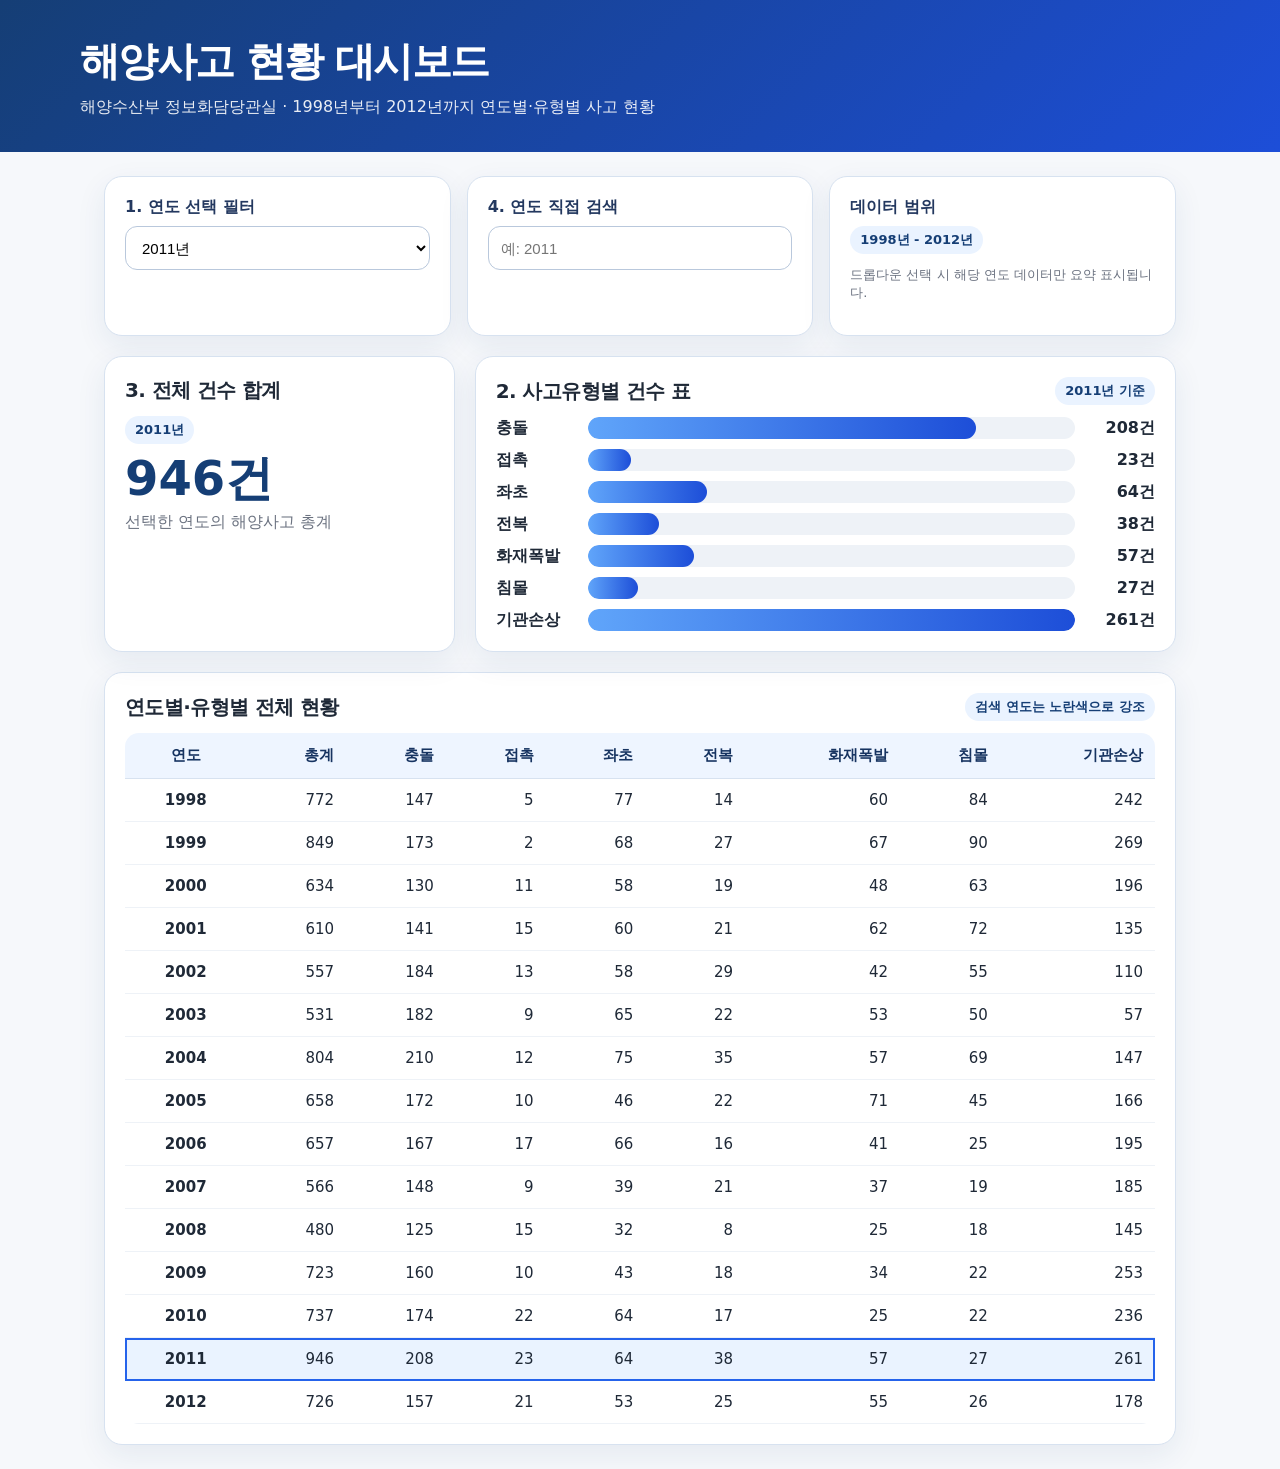
<file: index.html>
<!doctype html>
<html lang="ko">
<head>
  <meta charset="utf-8" />
  <meta name="viewport" content="width=device-width, initial-scale=1" />
  <title>해양사고 현황 대시보드 | 1998-2012</title>
  <style>
    :root {
      --navy:#153e75; --blue:#2563eb; --sky:#eaf3ff; --line:#d7e2f0;
      --text:#1f2937; --muted:#6b7280; --bg:#f6f8fb; --white:#fff;
      --accent:#ffec99; --accent-border:#f59e0b;
    }
    * { box-sizing:border-box; }
    body { margin:0; font-family: system-ui, -apple-system, BlinkMacSystemFont, "Segoe UI", "Malgun Gothic", sans-serif; background:var(--bg); color:var(--text); }
    header { background:linear-gradient(135deg,var(--navy),#1d4ed8); color:white; padding:34px 24px; }
    .wrap { max-width:1120px; margin:0 auto; }
    h1 { margin:0 0 8px; font-size:clamp(26px,4vw,40px); letter-spacing:-0.04em; }
    .subtitle { margin:0; opacity:.9; font-size:16px; }
    main { padding:24px; }
    .controls { display:grid; grid-template-columns:repeat(3,minmax(180px,1fr)); gap:16px; margin-bottom:20px; }
    .card { background:var(--white); border:1px solid var(--line); border-radius:18px; box-shadow:0 10px 30px rgba(21,62,117,.08); padding:20px; }
    label { display:block; font-weight:700; margin-bottom:8px; color:#23385f; }
    select, input { width:100%; min-height:44px; border:1px solid #b9c8dc; border-radius:12px; padding:0 12px; font-size:15px; background:white; }
    .metric-grid { display:grid; grid-template-columns:1fr 2fr; gap:20px; align-items:stretch; margin-bottom:20px; }
    .big-number { font-size:48px; font-weight:800; color:var(--navy); line-height:1; margin:10px 0; }
    .metric-caption { color:var(--muted); margin:0; }
    table { width:100%; border-collapse:collapse; overflow:hidden; border-radius:14px; font-size:15px; }
    thead th { background:#eef5ff; color:#173461; text-align:right; padding:13px 12px; border-bottom:1px solid var(--line); white-space:nowrap; }
    thead th:first-child, tbody td:first-child { text-align:center; font-weight:800; }
    tbody td { padding:12px; border-bottom:1px solid #eef2f7; text-align:right; }
    tbody tr:hover { background:#f9fbff; }
    tbody tr.selected { background:#eaf3ff; outline:2px solid var(--blue); outline-offset:-2px; }
    tbody tr.highlight { background:var(--accent); outline:3px solid var(--accent-border); outline-offset:-3px; }
    .badge { display:inline-block; padding:5px 10px; background:var(--sky); color:var(--navy); border-radius:999px; font-weight:800; font-size:13px; }
    .section-title { display:flex; justify-content:space-between; gap:16px; align-items:center; margin-bottom:12px; }
    .section-title h2 { margin:0; font-size:20px; letter-spacing:-0.03em; }
    .bars { display:grid; gap:10px; }
    .bar-row { display:grid; grid-template-columns:82px 1fr 70px; align-items:center; gap:10px; }
    .bar-label { font-weight:700; }
    .bar-track { height:22px; background:#eef2f7; border-radius:999px; overflow:hidden; }
    .bar-fill { height:100%; background:linear-gradient(90deg,#60a5fa,#1d4ed8); border-radius:999px; width:0%; transition:width .25s ease; }
    .bar-value { text-align:right; font-variant-numeric:tabular-nums; font-weight:800; }
    .note { margin-top:12px; color:var(--muted); font-size:13px; }
    .empty { color:#b91c1c; font-weight:700; margin-top:8px; display:none; }
    @media (max-width:860px) { .controls, .metric-grid { grid-template-columns:1fr; } .table-card { overflow-x:auto; } }
  </style>
</head>
<body>
  <header>
    <div class="wrap">
      <h1>해양사고 현황 대시보드</h1>
      <p class="subtitle">해양수산부 정보화담당관실 · 1998년부터 2012년까지 연도별·유형별 사고 현황</p>
    </div>
  </header>
  <main class="wrap">
    <section class="controls">
      <div class="card">
        <label for="yearSelect">1. 연도 선택 필터</label>
        <select id="yearSelect" aria-label="연도 선택"></select>
      </div>
      <div class="card">
        <label for="searchYear">4. 연도 직접 검색</label>
        <input id="searchYear" type="number" inputmode="numeric" placeholder="예: 2011" min="1998" max="2012" />
        <div id="searchMessage" class="empty">해당 연도 데이터가 없습니다.</div>
      </div>
      <div class="card">
        <label>데이터 범위</label>
        <div class="badge">1998년 - 2012년</div>
        <p class="note">드롭다운 선택 시 해당 연도 데이터만 요약 표시됩니다.</p>
      </div>
    </section>

    <section class="metric-grid">
      <div class="card">
        <div class="section-title"><h2>3. 전체 건수 합계</h2></div>
        <div id="selectedYearLabel" class="badge"></div>
        <div id="totalCount" class="big-number">-</div>
        <p class="metric-caption">선택한 연도의 해양사고 총계</p>
      </div>
      <div class="card">
        <div class="section-title"><h2>2. 사고유형별 건수 표</h2><span id="typeYear" class="badge"></span></div>
        <div id="typeBars" class="bars" aria-live="polite"></div>
      </div>
    </section>

    <section class="card table-card">
      <div class="section-title"><h2>연도별·유형별 전체 현황</h2><span class="badge">검색 연도는 노란색으로 강조</span></div>
      <table aria-label="연도별 해양사고 현황 표">
        <thead><tr><th>연도</th><th>총계</th><th>충돌</th><th>접촉</th><th>좌초</th><th>전복</th><th>화재폭발</th><th>침몰</th><th>기관손상</th></tr></thead>
        <tbody id="dataBody"></tbody>
      </table>
    </section>
  </main>
  <script>
    const DATA = [{"연도": 1998, "총계": 772, "충돌": 147, "접촉": 5, "좌초": 77, "전복": 14, "화재폭발": 60, "침몰": 84, "기관손상": 242}, {"연도": 1999, "총계": 849, "충돌": 173, "접촉": 2, "좌초": 68, "전복": 27, "화재폭발": 67, "침몰": 90, "기관손상": 269}, {"연도": 2000, "총계": 634, "충돌": 130, "접촉": 11, "좌초": 58, "전복": 19, "화재폭발": 48, "침몰": 63, "기관손상": 196}, {"연도": 2001, "총계": 610, "충돌": 141, "접촉": 15, "좌초": 60, "전복": 21, "화재폭발": 62, "침몰": 72, "기관손상": 135}, {"연도": 2002, "총계": 557, "충돌": 184, "접촉": 13, "좌초": 58, "전복": 29, "화재폭발": 42, "침몰": 55, "기관손상": 110}, {"연도": 2003, "총계": 531, "충돌": 182, "접촉": 9, "좌초": 65, "전복": 22, "화재폭발": 53, "침몰": 50, "기관손상": 57}, {"연도": 2004, "총계": 804, "충돌": 210, "접촉": 12, "좌초": 75, "전복": 35, "화재폭발": 57, "침몰": 69, "기관손상": 147}, {"연도": 2005, "총계": 658, "충돌": 172, "접촉": 10, "좌초": 46, "전복": 22, "화재폭발": 71, "침몰": 45, "기관손상": 166}, {"연도": 2006, "총계": 657, "충돌": 167, "접촉": 17, "좌초": 66, "전복": 16, "화재폭발": 41, "침몰": 25, "기관손상": 195}, {"연도": 2007, "총계": 566, "충돌": 148, "접촉": 9, "좌초": 39, "전복": 21, "화재폭발": 37, "침몰": 19, "기관손상": 185}, {"연도": 2008, "총계": 480, "충돌": 125, "접촉": 15, "좌초": 32, "전복": 8, "화재폭발": 25, "침몰": 18, "기관손상": 145}, {"연도": 2009, "총계": 723, "충돌": 160, "접촉": 10, "좌초": 43, "전복": 18, "화재폭발": 34, "침몰": 22, "기관손상": 253}, {"연도": 2010, "총계": 737, "충돌": 174, "접촉": 22, "좌초": 64, "전복": 17, "화재폭발": 25, "침몰": 22, "기관손상": 236}, {"연도": 2011, "총계": 946, "충돌": 208, "접촉": 23, "좌초": 64, "전복": 38, "화재폭발": 57, "침몰": 27, "기관손상": 261}, {"연도": 2012, "총계": 726, "충돌": 157, "접촉": 21, "좌초": 53, "전복": 25, "화재폭발": 55, "침몰": 26, "기관손상": 178}];
    const TYPE_COLS = ["충돌", "접촉", "좌초", "전복", "화재폭발", "침몰", "기관손상"];
    const yearSelect = document.getElementById('yearSelect');
    const searchYear = document.getElementById('searchYear');
    const searchMessage = document.getElementById('searchMessage');
    const dataBody = document.getElementById('dataBody');
    const totalCount = document.getElementById('totalCount');
    const selectedYearLabel = document.getElementById('selectedYearLabel');
    const typeYear = document.getElementById('typeYear');
    const typeBars = document.getElementById('typeBars');

    function formatNumber(n) { return Number(n).toLocaleString('ko-KR'); }
    function findByYear(year) { return DATA.find(row => String(row['연도']) === String(year)); }

    function populateSelect() {
      DATA.forEach(row => {
        const opt = document.createElement('option');
        opt.value = row['연도'];
        opt.textContent = row['연도'] + '년';
        yearSelect.appendChild(opt);
      });
      const maxTotal = DATA.reduce((a,b) => a['총계'] > b['총계'] ? a : b);
      yearSelect.value = maxTotal['연도'];
    }

    function renderTable(selectedYear, highlightedYear) {
      dataBody.innerHTML = '';
      DATA.forEach(row => {
        const tr = document.createElement('tr');
        if (String(row['연도']) === String(selectedYear)) tr.classList.add('selected');
        if (highlightedYear && String(row['연도']) === String(highlightedYear)) tr.classList.add('highlight');
        Object.keys(row).forEach(key => {
          const td = document.createElement('td');
          td.textContent = key === '연도' ? row[key] : formatNumber(row[key]);
          tr.appendChild(td);
        });
        dataBody.appendChild(tr);
      });
    }

    function renderSummary(year) {
      const row = findByYear(year);
      if (!row) return;
      selectedYearLabel.textContent = row['연도'] + '년';
      typeYear.textContent = row['연도'] + '년 기준';
      totalCount.textContent = formatNumber(row['총계']) + '건';
      const maxType = Math.max(...TYPE_COLS.map(col => row[col]));
      typeBars.innerHTML = '';
      TYPE_COLS.forEach(col => {
        const percent = maxType === 0 ? 0 : (row[col] / maxType) * 100;
        const div = document.createElement('div');
        div.className = 'bar-row';
        div.innerHTML = `<div class="bar-label">${col}</div><div class="bar-track"><div class="bar-fill" style="width:${percent}%"></div></div><div class="bar-value">${formatNumber(row[col])}건</div>`;
        typeBars.appendChild(div);
      });
    }

    function updateDashboard() {
      const selectedYear = yearSelect.value;
      const query = searchYear.value.trim();
      const matched = query ? findByYear(query) : null;
      searchMessage.style.display = query && !matched ? 'block' : 'none';
      renderSummary(selectedYear);
      renderTable(selectedYear, matched ? query : null);
      if (matched) {
        const highlighted = [...dataBody.querySelectorAll('tr.highlight')][0];
        if (highlighted) highlighted.scrollIntoView({ behavior:'smooth', block:'center' });
      }
    }

    populateSelect();
    yearSelect.addEventListener('change', updateDashboard);
    searchYear.addEventListener('input', updateDashboard);
    updateDashboard();
  </script>
</body>
</html>
</file>
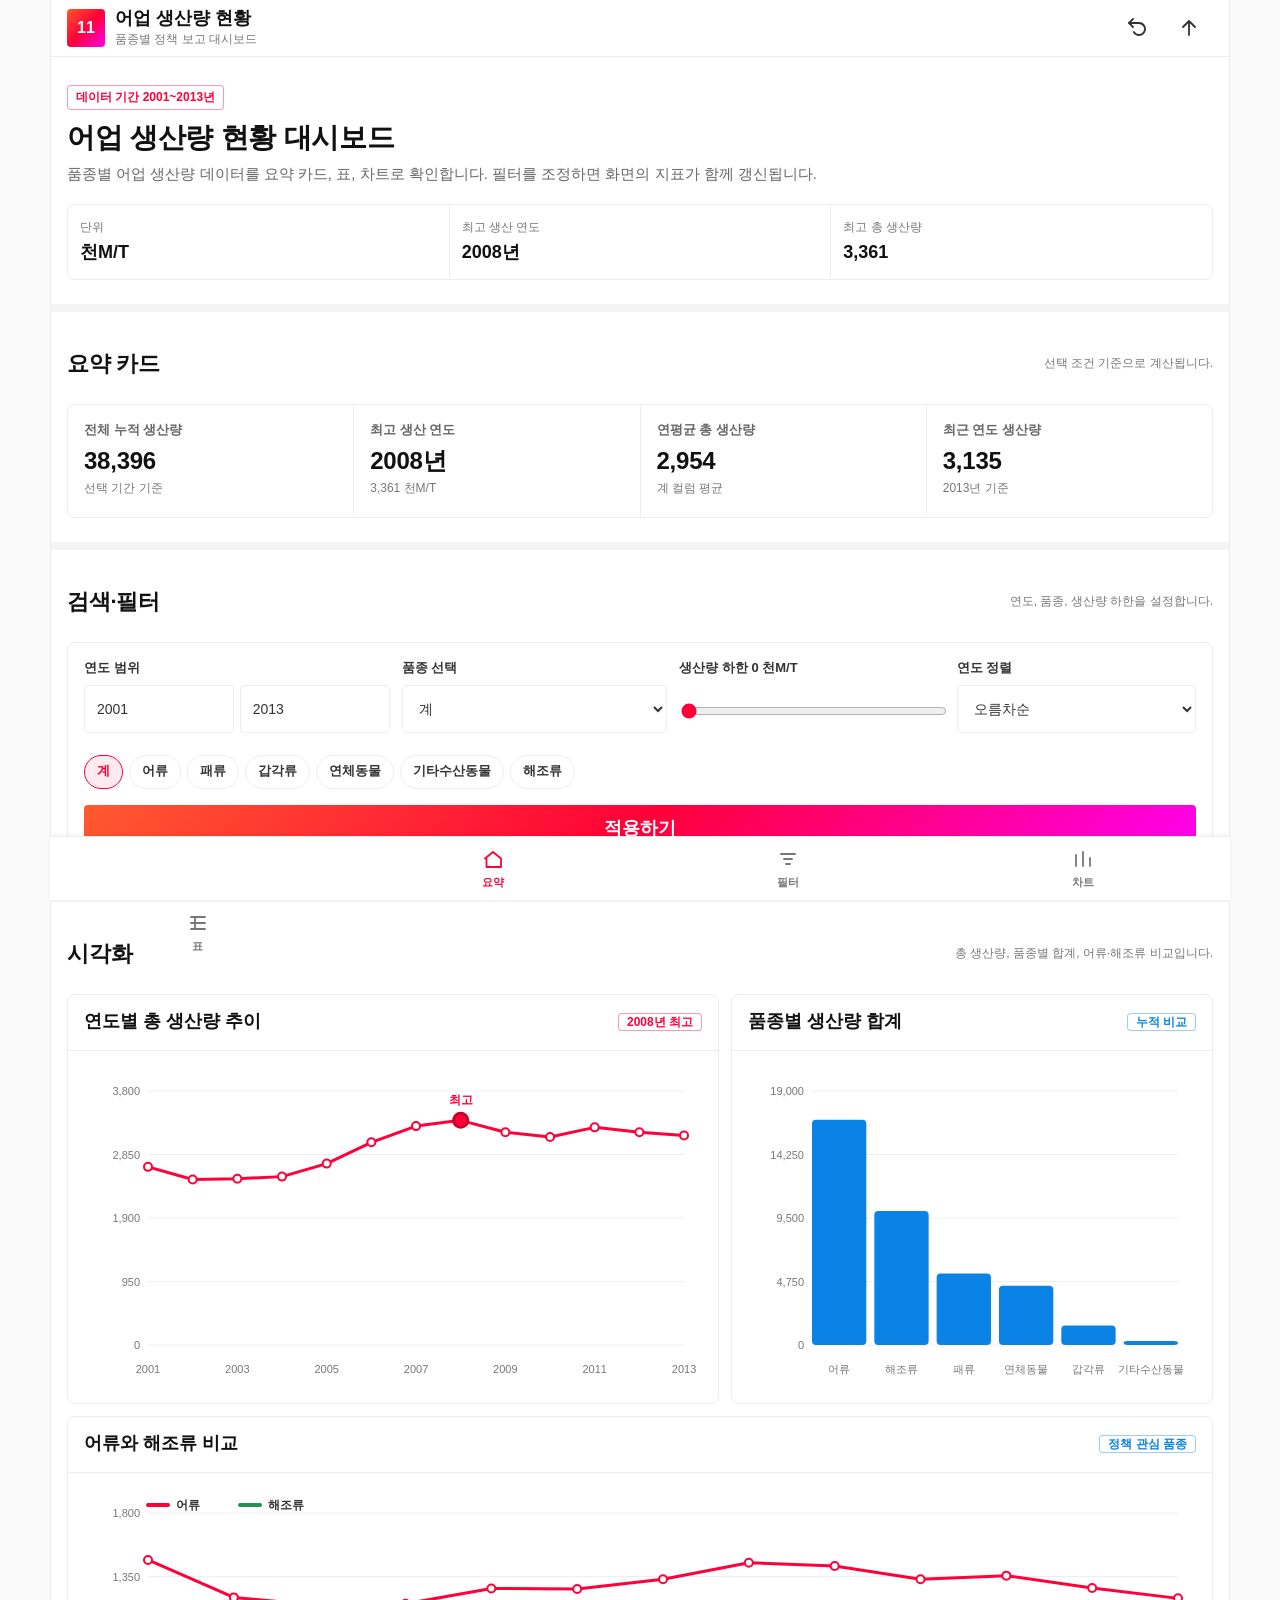
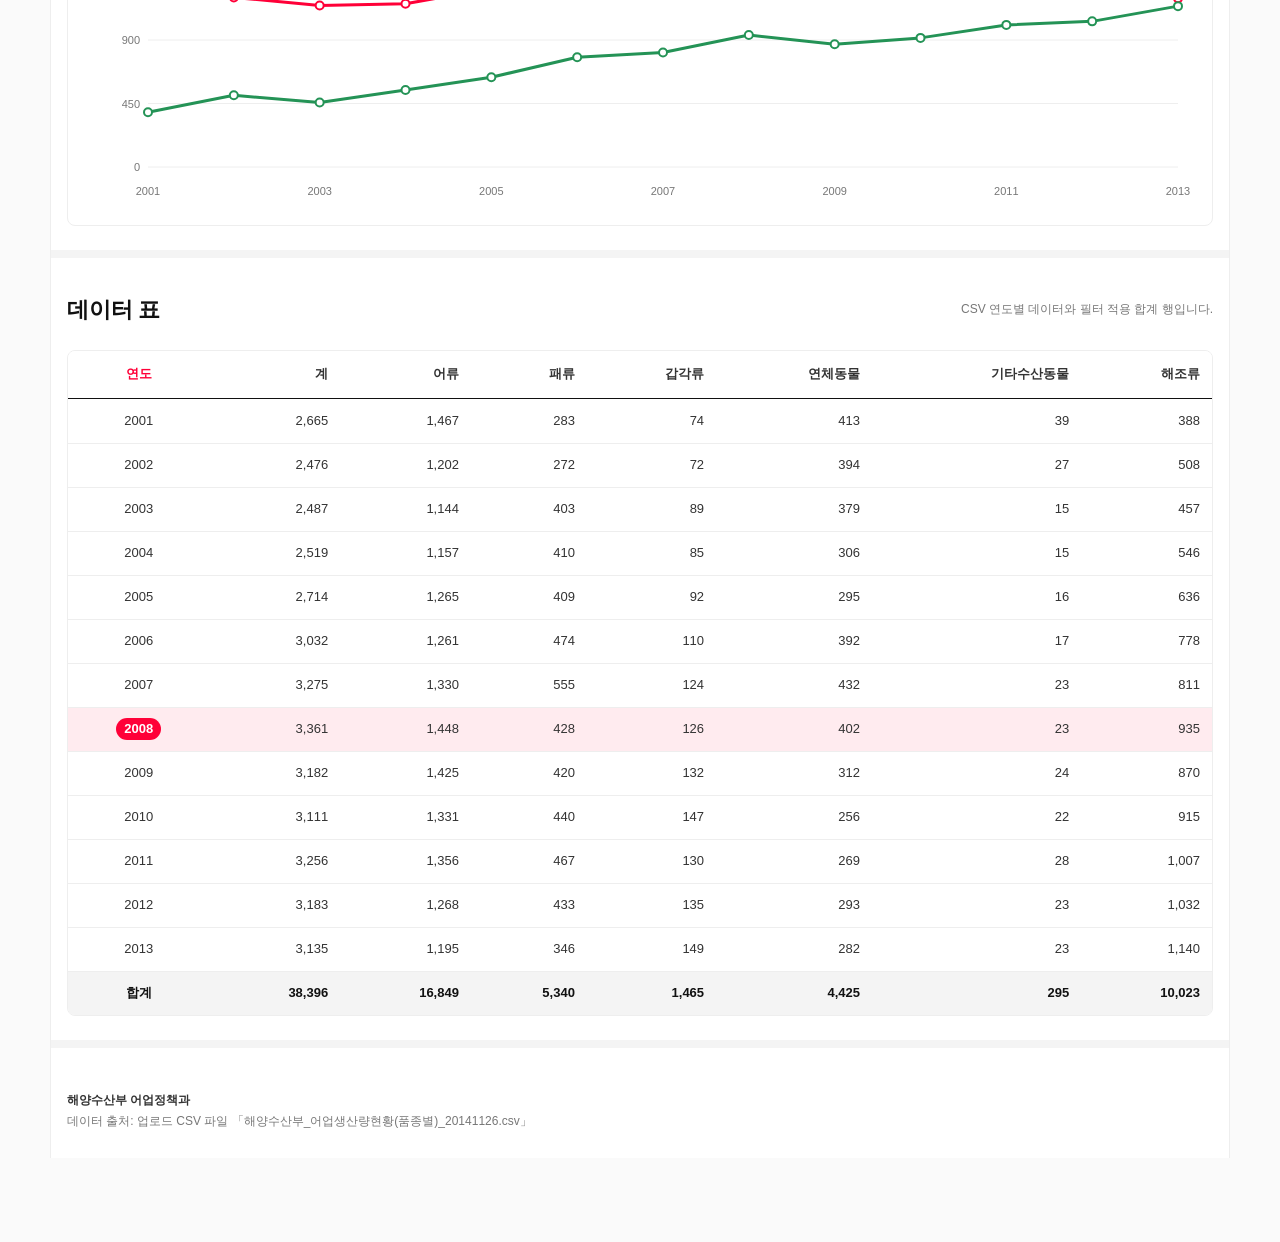
<file: fishery_production_dashboard_11st.html>
<!DOCTYPE html>
<html lang="ko">
<head>
  <meta charset="UTF-8" />
  <meta name="viewport" content="width=device-width, initial-scale=1.0" />
  <title>어업 생산량 현황 대시보드</title>
  <style>
    :root {
      --brand-orange: #FF5A2E;
      --brand-red: #FF0038;
      --brand-magenta: #FF00EF;
      --brand-gradient: linear-gradient(135deg, #FF5A2E 0%, #FF0038 50%, #FF00EF 100%);
      --primary: #FF0038;
      --primary-pressed: #CC002D;
      --primary-soft: #FFEBEF;
      --gray-01: #000000;
      --gray-02: #111111;
      --gray-03: #333333;
      --gray-04: #666666;
      --gray-05: #777777;
      --gray-06: #949494;
      --gray-07: #999999;
      --gray-08: #BBBBBB;
      --gray-09: #CCCCCC;
      --gray-10: #DDDDDD;
      --gray-11: #EEEEEE;
      --gray-12: #F4F4F4;
      --gray-13: #FAFAFA;
      --gray-14: #FFFFFF;
      --secondary-blue: #0B83E6;
      --secondary-yellow: #FFA700;
      --secondary-green: #249356;
      --bg-toast: rgba(0,0,0,.8);
      --shadow-tabbar: 0 -1px 4px rgba(0,0,0,.06);
      --shadow-dropdown: 0 4px 12px rgba(0,0,0,.08);
      --shadow-toast: 0 4px 16px rgba(0,0,0,.16);
      --radius-xs: 2px;
      --radius-sm: 4px;
      --radius-md: 8px;
      --radius-lg: 12px;
      --radius-sheet-top: 16px;
      --radius-pill: 9999px;
      --page-max: 1180px;
    }

    * { box-sizing: border-box; }

    html { scroll-behavior: smooth; }

    body {
      margin: 0;
      background: var(--gray-13);
      color: var(--gray-03);
      font-family: "11STREET Gothic", "Pretendard", "Apple SD Gothic Neo", "Noto Sans CJK KR",
        "Noto Sans KR", Roboto, -apple-system, BlinkMacSystemFont, sans-serif;
      font-size: 14px;
      line-height: 1.4;
      letter-spacing: 0;
      padding-bottom: 84px;
    }

    button,
    input,
    select {
      font: inherit;
    }

    a,
    button,
    input,
    select {
      -webkit-tap-highlight-color: transparent;
    }

    a:focus-visible,
    button:focus-visible,
    input:focus-visible,
    select:focus-visible {
      outline: 2px solid var(--primary);
      outline-offset: 2px;
    }

    .app-shell {
      max-width: var(--page-max);
      margin: 0 auto;
      background: var(--gray-14);
      min-height: 100vh;
      border-left: 1px solid var(--gray-11);
      border-right: 1px solid var(--gray-11);
    }

    .gnb {
      position: sticky;
      top: 0;
      z-index: 20;
      background: var(--gray-14);
      border-bottom: 1px solid var(--gray-11);
    }

    .gnb-inner {
      min-height: 56px;
      display: flex;
      align-items: center;
      justify-content: space-between;
      gap: 12px;
      padding: 0 16px;
    }

    .brand {
      display: flex;
      align-items: center;
      gap: 10px;
      min-width: 0;
    }

    .street-sign {
      width: 38px;
      height: 38px;
      border-radius: var(--radius-sm);
      background: var(--brand-gradient);
      display: inline-flex;
      align-items: center;
      justify-content: center;
      color: #fff;
      font-weight: 800;
      font-size: 16px;
      flex: 0 0 auto;
    }

    .brand-text {
      min-width: 0;
    }

    .brand-title {
      display: block;
      font-size: 18px;
      font-weight: 800;
      line-height: 1.2;
      color: var(--gray-02);
      white-space: nowrap;
      overflow: hidden;
      text-overflow: ellipsis;
    }

    .brand-subtitle {
      display: block;
      margin-top: 2px;
      color: var(--gray-05);
      font-size: 12px;
      white-space: nowrap;
      overflow: hidden;
      text-overflow: ellipsis;
    }

    .gnb-actions {
      display: flex;
      align-items: center;
      gap: 4px;
      flex: 0 0 auto;
    }

    .icon-btn {
      width: 48px;
      height: 48px;
      border: 0;
      background: transparent;
      color: var(--gray-03);
      border-radius: var(--radius-sm);
      display: inline-flex;
      align-items: center;
      justify-content: center;
      cursor: pointer;
    }

    .icon-btn svg {
      width: 24px;
      height: 24px;
      stroke-width: 1.8;
    }

    .hero {
      padding: 28px 16px 24px;
      background: var(--gray-14);
      border-bottom: 8px solid var(--gray-12);
    }

    .hero-label {
      display: inline-flex;
      align-items: center;
      min-height: 24px;
      padding: 3px 8px;
      border: 1px solid rgba(255, 0, 56, .4);
      border-radius: var(--radius-sm);
      background: var(--gray-14);
      color: var(--primary);
      font-size: 12px;
      font-weight: 700;
    }

    .hero h1 {
      margin: 10px 0 0;
      color: var(--gray-02);
      font-size: clamp(24px, 4vw, 28px);
      line-height: 1.25;
      letter-spacing: -0.01em;
      font-weight: 800;
    }

    .hero p {
      margin: 8px 0 0;
      max-width: 760px;
      color: var(--gray-04);
      font-size: 15px;
    }

    .hero-meta {
      display: grid;
      grid-template-columns: repeat(3, minmax(0, 1fr));
      gap: 1px;
      margin-top: 20px;
      background: var(--gray-11);
      border: 1px solid var(--gray-11);
      border-radius: var(--radius-md);
      overflow: hidden;
    }

    .meta-item {
      background: var(--gray-14);
      padding: 14px 12px;
    }

    .meta-label {
      color: var(--gray-05);
      font-size: 12px;
    }

    .meta-value {
      margin-top: 4px;
      color: var(--gray-02);
      font-size: 18px;
      font-weight: 800;
      font-variant-numeric: tabular-nums;
    }

    main {
      padding: 0 0 24px;
    }

    .section {
      padding: 24px 16px;
      border-bottom: 8px solid var(--gray-12);
    }

    .title-cap-box {
      min-height: 56px;
      display: flex;
      align-items: center;
      justify-content: space-between;
      gap: 16px;
      margin-bottom: 12px;
    }

    h2 {
      margin: 0;
      color: var(--gray-02);
      font-size: 22px;
      line-height: 1.25;
      letter-spacing: -0.01em;
      font-weight: 800;
    }

    .title-caption {
      margin: 0;
      color: var(--gray-05);
      font-size: 12px;
      text-align: right;
    }

    .summary-grid {
      display: grid;
      grid-template-columns: repeat(4, minmax(0, 1fr));
      gap: 1px;
      background: var(--gray-11);
      border: 1px solid var(--gray-11);
      border-radius: var(--radius-md);
      overflow: hidden;
    }

    .summary-card {
      background: var(--gray-14);
      padding: 16px;
      min-height: 112px;
    }

    .summary-card .label {
      color: var(--gray-04);
      font-size: 13px;
      font-weight: 700;
    }

    .summary-card .value {
      margin-top: 8px;
      color: var(--gray-02);
      font-size: 24px;
      line-height: 1.2;
      letter-spacing: -0.01em;
      font-weight: 900;
      font-variant-numeric: tabular-nums;
    }

    .summary-card .sub {
      margin-top: 4px;
      color: var(--gray-05);
      font-size: 12px;
    }

    .filter-card {
      padding: 16px;
      border: 1px solid var(--gray-11);
      border-radius: var(--radius-md);
      background: var(--gray-14);
    }

    .filter-grid {
      display: grid;
      grid-template-columns: 1.15fr 1fr 1fr .9fr;
      gap: 12px;
    }

    .field label {
      display: block;
      margin-bottom: 8px;
      color: var(--gray-03);
      font-size: 13px;
      font-weight: 700;
    }

    .range-pair {
      display: grid;
      grid-template-columns: 1fr 1fr;
      gap: 6px;
    }

    input[type="number"],
    select {
      width: 100%;
      height: 48px;
      padding: 0 12px;
      border: 1px solid var(--gray-11);
      border-radius: var(--radius-sm);
      background: var(--gray-14);
      color: var(--gray-03);
      font-size: 14px;
    }

    input[type="number"]:focus,
    select:focus {
      border-color: var(--primary);
    }

    input[type="range"] {
      width: 100%;
      min-height: 48px;
      accent-color: var(--primary);
    }

    .chips {
      display: flex;
      gap: 6px;
      flex-wrap: wrap;
      margin-top: 14px;
    }

    .chip {
      display: inline-flex;
      align-items: center;
      min-height: 34px;
      padding: 0 12px;
      border: 1px solid var(--gray-11);
      border-radius: var(--radius-pill);
      background: var(--gray-14);
      color: var(--gray-03);
      font-size: 13px;
      font-weight: 700;
    }

    .chip.active {
      border-color: var(--primary);
      background: var(--primary-soft);
      color: var(--primary);
    }

    .charts-grid {
      display: grid;
      grid-template-columns: 1.15fr .85fr;
      gap: 12px;
    }

    .panel {
      border: 1px solid var(--gray-11);
      border-radius: var(--radius-md);
      background: var(--gray-14);
      overflow: hidden;
    }

    .panel-head {
      min-height: 56px;
      display: flex;
      align-items: center;
      justify-content: space-between;
      gap: 12px;
      padding: 0 16px;
      border-bottom: 1px solid var(--gray-11);
    }

    h3 {
      margin: 0;
      color: var(--gray-02);
      font-size: 18px;
      line-height: 1.3;
      font-weight: 800;
    }

    .badge {
      display: inline-flex;
      align-items: center;
      height: 18px;
      padding: 0 8px;
      border: 1px solid rgba(255, 0, 56, .4);
      border-radius: var(--radius-sm);
      background: var(--gray-14);
      color: var(--primary);
      font-size: 12px;
      font-weight: 700;
      white-space: nowrap;
    }

    .badge.special {
      border-color: rgba(11, 131, 230, .4);
      color: var(--secondary-blue);
    }

    .panel-body {
      padding: 16px;
    }

    .chart-svg {
      width: 100%;
      height: 320px;
      display: block;
    }

    .grid-line {
      stroke: var(--gray-11);
      stroke-width: 1;
    }

    .axis-label {
      fill: var(--gray-05);
      font-size: 11px;
    }

    .chart-wide {
      margin-top: 12px;
    }

    .table-panel {
      border: 1px solid var(--gray-11);
      border-radius: var(--radius-md);
      background: var(--gray-14);
      overflow: hidden;
    }

    .table-scroll {
      overflow-x: auto;
    }

    table {
      width: 100%;
      min-width: 900px;
      border-collapse: collapse;
      font-variant-numeric: tabular-nums;
    }

    caption {
      position: absolute;
      width: 1px;
      height: 1px;
      overflow: hidden;
      clip: rect(0 0 0 0);
    }

    th {
      height: 48px;
      padding: 0 12px;
      border-bottom: 1px solid var(--gray-02);
      background: var(--gray-14);
      color: var(--gray-03);
      font-size: 13px;
      font-weight: 800;
      text-align: right;
      white-space: nowrap;
    }

    th:first-child,
    td:first-child {
      text-align: center;
    }

    th.sortable {
      color: var(--primary);
      cursor: pointer;
    }

    td {
      height: 44px;
      padding: 8px 12px;
      border-bottom: 1px solid var(--gray-11);
      color: var(--gray-03);
      font-size: 13px;
      text-align: right;
      white-space: nowrap;
    }

    tbody tr:hover {
      background: var(--gray-13);
    }

    tbody tr.peak {
      background: var(--primary-soft);
    }

    tbody tr.peak td:first-child span {
      display: inline-flex;
      align-items: center;
      height: 22px;
      padding: 0 8px;
      border-radius: var(--radius-pill);
      background: var(--primary);
      color: var(--gray-14);
      font-weight: 800;
    }

    tfoot td {
      border-bottom: 0;
      background: var(--gray-12);
      color: var(--gray-02);
      font-weight: 800;
    }

    .empty {
      padding: 20px;
      color: var(--gray-05);
      text-align: center;
      border-top: 1px solid var(--gray-11);
    }

    .toast {
      position: fixed;
      left: 50%;
      bottom: 84px;
      transform: translateX(-50%);
      z-index: 60;
      min-height: 48px;
      max-width: min(92vw, 520px);
      display: flex;
      align-items: center;
      padding: 0 16px;
      border-radius: var(--radius-md);
      background: var(--bg-toast);
      color: var(--gray-14);
      box-shadow: var(--shadow-toast);
      opacity: 0;
      pointer-events: none;
      transition: opacity 200ms cubic-bezier(.2,0,.2,1), bottom 200ms cubic-bezier(.2,0,.2,1);
      font-size: 13px;
    }

    .toast.show {
      opacity: 1;
      bottom: 96px;
    }

    .tooltip {
      position: fixed;
      z-index: 50;
      pointer-events: none;
      opacity: 0;
      transform: translate(-50%, -116%);
      padding: 7px 12px;
      border-radius: var(--radius-sm);
      background: var(--gray-02);
      color: var(--gray-14);
      box-shadow: var(--shadow-dropdown);
      font-size: 12px;
      transition: opacity 120ms cubic-bezier(.2,0,.2,1);
      white-space: nowrap;
    }

    .footer {
      padding: 20px 16px 28px;
      color: var(--gray-05);
      font-size: 12px;
      background: var(--gray-14);
    }

    .footer strong {
      display: block;
      color: var(--gray-03);
      margin-bottom: 4px;
    }

    .tabbar {
      position: fixed;
      left: 50%;
      bottom: 0;
      z-index: 30;
      transform: translateX(-50%);
      width: min(var(--page-max), 100%);
      height: 64px;
      display: grid;
      grid-template-columns: repeat(4, 1fr);
      background: var(--gray-14);
      box-shadow: var(--shadow-tabbar);
      border-top: 1px solid var(--gray-11);
    }

    .tabbar a {
      min-width: 48px;
      min-height: 64px;
      display: flex;
      flex-direction: column;
      align-items: center;
      justify-content: center;
      gap: 4px;
      color: var(--gray-05);
      text-decoration: none;
      font-size: 11px;
      font-weight: 700;
    }

    .tabbar a.active {
      color: var(--primary);
    }

    .tabbar svg {
      width: 24px;
      height: 24px;
      stroke-width: 1.8;
    }

    .tabbar a.active svg {
      stroke: url(#tabGradient);
    }

    .speciality-button {
      width: 100%;
      height: 48px;
      margin-top: 16px;
      border: 0;
      border-radius: var(--radius-sm);
      background: var(--brand-gradient);
      color: var(--gray-14);
      font-size: 18px;
      font-weight: 800;
      cursor: pointer;
    }

    .speciality-button:active {
      filter: brightness(.92);
    }

    @media (max-width: 900px) {
      .summary-grid {
        grid-template-columns: repeat(2, minmax(0, 1fr));
      }

      .filter-grid {
        grid-template-columns: repeat(2, minmax(0, 1fr));
      }

      .charts-grid {
        grid-template-columns: 1fr;
      }
    }

    @media (max-width: 640px) {
      .app-shell {
        border-left: 0;
        border-right: 0;
      }

      .gnb-inner {
        padding: 0 10px;
      }

      .hero,
      .section {
        padding-left: 10px;
        padding-right: 10px;
      }

      .hero-meta {
        grid-template-columns: 1fr;
      }

      .summary-grid,
      .filter-grid {
        grid-template-columns: 1fr;
      }

      .title-cap-box {
        align-items: flex-start;
        flex-direction: column;
        gap: 4px;
      }

      .title-caption {
        text-align: left;
      }

      .panel-head {
        align-items: flex-start;
        flex-direction: column;
        justify-content: center;
        padding: 12px 16px;
      }

      .chart-svg {
        height: 280px;
      }
    }
  </style>
</head>
<body>
  <div class="app-shell">
    <header class="gnb" aria-label="상단 메뉴">
      <div class="gnb-inner">
        <div class="brand">
          <span class="street-sign" aria-hidden="true">11</span>
          <span class="brand-text">
            <span class="brand-title">어업 생산량 현황</span>
            <span class="brand-subtitle">품종별 정책 보고 대시보드</span>
          </span>
        </div>
        <div class="gnb-actions">
          <button class="icon-btn" id="reset-btn" type="button" aria-label="필터 초기화">
            <svg viewBox="0 0 24 24" fill="none">
              <path d="M4 7h10a6 6 0 1 1-5.2 9" stroke="currentColor" stroke-linecap="round" stroke-linejoin="round"/>
              <path d="M4 7l4-4M4 7l4 4" stroke="currentColor" stroke-linecap="round" stroke-linejoin="round"/>
            </svg>
          </button>
          <button class="icon-btn" id="top-btn" type="button" aria-label="상단 이동">
            <svg viewBox="0 0 24 24" fill="none">
              <path d="M12 5v14M6 11l6-6 6 6" stroke="currentColor" stroke-linecap="round" stroke-linejoin="round"/>
            </svg>
          </button>
        </div>
      </div>
    </header>

    <section class="hero" aria-labelledby="page-title">
      <span class="hero-label">데이터 기간 2001~2013년</span>
      <h1 id="page-title">어업 생산량 현황 대시보드</h1>
      <p>품종별 어업 생산량 데이터를 요약 카드, 표, 차트로 확인합니다. 필터를 조정하면 화면의 지표가 함께 갱신됩니다.</p>
      <div class="hero-meta">
        <div class="meta-item">
          <div class="meta-label">단위</div>
          <div class="meta-value">천M/T</div>
        </div>
        <div class="meta-item">
          <div class="meta-label">최고 생산 연도</div>
          <div class="meta-value">2008년</div>
        </div>
        <div class="meta-item">
          <div class="meta-label">최고 총 생산량</div>
          <div class="meta-value">3,361</div>
        </div>
      </div>
    </section>

    <main>
      <section id="summary" class="section" aria-labelledby="summary-title">
        <div class="title-cap-box">
          <h2 id="summary-title">요약 카드</h2>
          <p class="title-caption">선택 조건 기준으로 계산됩니다.</p>
        </div>
        <div class="summary-grid">
          <article class="summary-card">
            <div class="label">전체 누적 생산량</div>
            <div class="value" id="card-total">-</div>
            <div class="sub">선택 기간 기준</div>
          </article>
          <article class="summary-card">
            <div class="label">최고 생산 연도</div>
            <div class="value" id="card-peak">-</div>
            <div class="sub" id="card-peak-sub">총 생산량 기준</div>
          </article>
          <article class="summary-card">
            <div class="label">연평균 총 생산량</div>
            <div class="value" id="card-avg">-</div>
            <div class="sub">계 컬럼 평균</div>
          </article>
          <article class="summary-card">
            <div class="label">최근 연도 생산량</div>
            <div class="value" id="card-latest">-</div>
            <div class="sub" id="card-latest-sub">최근 연도 기준</div>
          </article>
        </div>
      </section>

      <section id="filters" class="section" aria-labelledby="filter-title">
        <div class="title-cap-box">
          <h2 id="filter-title">검색·필터</h2>
          <p class="title-caption">연도, 품종, 생산량 하한을 설정합니다.</p>
        </div>
        <div class="filter-card">
          <div class="filter-grid">
            <div class="field">
              <label for="start-year">연도 범위</label>
              <div class="range-pair">
                <input id="start-year" type="number" min="2001" max="2013" value="2001" aria-label="시작 연도" />
                <input id="end-year" type="number" min="2001" max="2013" value="2013" aria-label="종료 연도" />
              </div>
            </div>
            <div class="field">
              <label for="species">품종 선택</label>
              <select id="species">
                <option value="계">계</option>
                <option value="어류">어류</option>
                <option value="패류">패류</option>
                <option value="갑각류">갑각류</option>
                <option value="연체동물">연체동물</option>
                <option value="기타수산동물">기타수산동물</option>
                <option value="해조류">해조류</option>
              </select>
            </div>
            <div class="field">
              <label for="min-production">생산량 하한 <span id="min-production-label">0</span> 천M/T</label>
              <input id="min-production" type="range" min="0" max="3361" value="0" step="10" />
            </div>
            <div class="field">
              <label for="sort-order">연도 정렬</label>
              <select id="sort-order">
                <option value="asc">오름차순</option>
                <option value="desc">내림차순</option>
              </select>
            </div>
          </div>
          <div class="chips" aria-label="품종 바로 선택">
            <button class="chip active" type="button" data-species-chip="계">계</button>
            <button class="chip" type="button" data-species-chip="어류">어류</button>
            <button class="chip" type="button" data-species-chip="패류">패류</button>
            <button class="chip" type="button" data-species-chip="갑각류">갑각류</button>
            <button class="chip" type="button" data-species-chip="연체동물">연체동물</button>
            <button class="chip" type="button" data-species-chip="기타수산동물">기타수산동물</button>
            <button class="chip" type="button" data-species-chip="해조류">해조류</button>
          </div>
          <button class="speciality-button" id="apply-btn" type="button">적용하기</button>
        </div>
      </section>

      <section id="charts" class="section" aria-labelledby="chart-title">
        <div class="title-cap-box">
          <h2 id="chart-title">시각화</h2>
          <p class="title-caption">총 생산량, 품종별 합계, 어류·해조류 비교입니다.</p>
        </div>

        <div class="charts-grid">
          <article class="panel">
            <div class="panel-head">
              <h3>연도별 총 생산량 추이</h3>
              <span class="badge">2008년 최고</span>
            </div>
            <div class="panel-body">
              <svg id="line-chart" class="chart-svg" role="img" aria-label="연도별 총 생산량 추이 선 그래프"></svg>
            </div>
          </article>
          <article class="panel">
            <div class="panel-head">
              <h3>품종별 생산량 합계</h3>
              <span class="badge special">누적 비교</span>
            </div>
            <div class="panel-body">
              <svg id="bar-chart" class="chart-svg" role="img" aria-label="품종별 생산량 합계 막대 차트"></svg>
            </div>
          </article>
        </div>

        <article class="panel chart-wide">
          <div class="panel-head">
            <h3>어류와 해조류 비교</h3>
            <span class="badge special">정책 관심 품종</span>
          </div>
          <div class="panel-body">
            <svg id="compare-chart" class="chart-svg" role="img" aria-label="어류와 해조류 생산량 비교 차트"></svg>
          </div>
        </article>
      </section>

      <section id="table" class="section" aria-labelledby="table-title">
        <div class="title-cap-box">
          <h2 id="table-title">데이터 표</h2>
          <p class="title-caption">CSV 연도별 데이터와 필터 적용 합계 행입니다.</p>
        </div>
        <div class="table-panel">
          <div class="table-scroll">
            <table>
              <caption>어업 생산량 품종별 현황</caption>
              <thead>
                <tr>
                  <th scope="col" id="year-header" class="sortable">연도</th>
                  <th scope="col">계</th>
                  <th scope="col">어류</th>
                  <th scope="col">패류</th>
                  <th scope="col">갑각류</th>
                  <th scope="col">연체동물</th>
                  <th scope="col">기타수산동물</th>
                  <th scope="col">해조류</th>
                </tr>
              </thead>
              <tbody id="table-body"></tbody>
              <tfoot id="table-foot"></tfoot>
            </table>
          </div>
          <div id="empty-state" class="empty" hidden>조건에 맞는 데이터가 없습니다.</div>
        </div>
      </section>
    </main>

    <footer class="footer">
      <strong>해양수산부 어업정책과</strong>
      <span>데이터 출처: 업로드 CSV 파일 「해양수산부_어업생산량현황(품종별)_20141126.csv」</span>
    </footer>
  </div>

  <nav class="tabbar" aria-label="하단 탭 메뉴">
    <svg width="0" height="0" aria-hidden="true" focusable="false">
      <defs>
        <linearGradient id="tabGradient" x1="0" y1="0" x2="1" y2="1">
          <stop offset="0%" stop-color="#FF5A2E"/>
          <stop offset="50%" stop-color="#FF0038"/>
          <stop offset="100%" stop-color="#FF00EF"/>
        </linearGradient>
      </defs>
    </svg>
    <a class="active" href="#summary">
      <svg viewBox="0 0 24 24" fill="none"><path d="M4 11.5 12 5l8 6.5V20H5.5V12" stroke="currentColor" stroke-linecap="round" stroke-linejoin="round"/></svg>
      요약
    </a>
    <a href="#filters">
      <svg viewBox="0 0 24 24" fill="none"><path d="M5 7h14M8 12h8M10 17h4" stroke="currentColor" stroke-linecap="round"/></svg>
      필터
    </a>
    <a href="#charts">
      <svg viewBox="0 0 24 24" fill="none"><path d="M5 19V8m7 11V5m7 14v-8" stroke="currentColor" stroke-linecap="round"/></svg>
      차트
    </a>
    <a href="#table">
      <svg viewBox="0 0 24 24" fill="none"><path d="M5 6h14M5 12h14M5 18h14M9 6v12" stroke="currentColor" stroke-linecap="round"/></svg>
      표
    </a>
  </nav>

  <div class="tooltip" id="tooltip"></div>
  <div class="toast" id="toast" role="status" aria-live="polite">필터가 적용됐어요</div>

  <script>
    const rawData = [{"연도": 2001, "계": 2665, "어류": 1467, "패류": 283, "갑각류": 74, "연체동물": 413, "기타수산동물": 39, "해조류": 388}, {"연도": 2002, "계": 2476, "어류": 1202, "패류": 272, "갑각류": 72, "연체동물": 394, "기타수산동물": 27, "해조류": 508}, {"연도": 2003, "계": 2487, "어류": 1144, "패류": 403, "갑각류": 89, "연체동물": 379, "기타수산동물": 15, "해조류": 457}, {"연도": 2004, "계": 2519, "어류": 1157, "패류": 410, "갑각류": 85, "연체동물": 306, "기타수산동물": 15, "해조류": 546}, {"연도": 2005, "계": 2714, "어류": 1265, "패류": 409, "갑각류": 92, "연체동물": 295, "기타수산동물": 16, "해조류": 636}, {"연도": 2006, "계": 3032, "어류": 1261, "패류": 474, "갑각류": 110, "연체동물": 392, "기타수산동물": 17, "해조류": 778}, {"연도": 2007, "계": 3275, "어류": 1330, "패류": 555, "갑각류": 124, "연체동물": 432, "기타수산동물": 23, "해조류": 811}, {"연도": 2008, "계": 3361, "어류": 1448, "패류": 428, "갑각류": 126, "연체동물": 402, "기타수산동물": 23, "해조류": 935}, {"연도": 2009, "계": 3182, "어류": 1425, "패류": 420, "갑각류": 132, "연체동물": 312, "기타수산동물": 24, "해조류": 870}, {"연도": 2010, "계": 3111, "어류": 1331, "패류": 440, "갑각류": 147, "연체동물": 256, "기타수산동물": 22, "해조류": 915}, {"연도": 2011, "계": 3256, "어류": 1356, "패류": 467, "갑각류": 130, "연체동물": 269, "기타수산동물": 28, "해조류": 1007}, {"연도": 2012, "계": 3183, "어류": 1268, "패류": 433, "갑각류": 135, "연체동물": 293, "기타수산동물": 23, "해조류": 1032}, {"연도": 2013, "계": 3135, "어류": 1195, "패류": 346, "갑각류": 149, "연체동물": 282, "기타수산동물": 23, "해조류": 1140}];
    const columns = ["연도", "계", "어류", "패류", "갑각류", "연체동물", "기타수산동물", "해조류"];
    const speciesColumns = columns.filter(c => c !== "연도" && c !== "계");
    const format = new Intl.NumberFormat("ko-KR");
    const tooltip = document.getElementById("tooltip");
    const toast = document.getElementById("toast");
    let toastTimer = null;

    const state = {
      sort: "asc",
      species: "계",
      minProduction: 0,
      startYear: 2001,
      endYear: 2013
    };

    const $ = id => document.getElementById(id);

    function showToast(text) {
      toast.textContent = text;
      toast.classList.add("show");
      clearTimeout(toastTimer);
      toastTimer = setTimeout(() => toast.classList.remove("show"), 1800);
    }

    function clampYears() {
      let start = Number($("start-year").value);
      let end = Number($("end-year").value);
      if (start < 2001) start = 2001;
      if (end > 2013) end = 2013;
      if (start > end) [start, end] = [end, start];
      state.startYear = start;
      state.endYear = end;
      $("start-year").value = start;
      $("end-year").value = end;
    }

    function syncChips() {
      document.querySelectorAll("[data-species-chip]").forEach(btn => {
        btn.classList.toggle("active", btn.dataset.speciesChip === $("species").value);
      });
    }

    function getFilteredData() {
      clampYears();
      state.species = $("species").value;
      state.sort = $("sort-order").value;
      state.minProduction = Number($("min-production").value);
      $("min-production-label").textContent = format.format(state.minProduction);
      syncChips();

      return rawData
        .filter(d => d["연도"] >= state.startYear && d["연도"] <= state.endYear)
        .filter(d => d[state.species] >= state.minProduction)
        .sort((a, b) => state.sort === "asc" ? a["연도"] - b["연도"] : b["연도"] - a["연도"]);
    }

    function updateCards(data) {
      if (!data.length) {
        $("card-total").textContent = "-";
        $("card-peak").textContent = "-";
        $("card-peak-sub").textContent = "조건에 맞는 데이터 없음";
        $("card-avg").textContent = "-";
        $("card-latest").textContent = "-";
        $("card-latest-sub").textContent = "조건에 맞는 데이터 없음";
        return;
      }
      const total = data.reduce((sum, d) => sum + d["계"], 0);
      const peak = [...data].sort((a, b) => b["계"] - a["계"])[0];
      const avg = total / data.length;
      const latest = [...data].sort((a, b) => b["연도"] - a["연도"])[0];
      $("card-total").textContent = format.format(total);
      $("card-peak").textContent = peak["연도"] + "년";
      $("card-peak-sub").textContent = format.format(peak["계"]) + " 천M/T";
      $("card-avg").textContent = format.format(Math.round(avg));
      $("card-latest").textContent = format.format(latest["계"]);
      $("card-latest-sub").textContent = latest["연도"] + "년 기준";
    }

    function updateTable(data) {
      const tbody = $("table-body");
      const tfoot = $("table-foot");
      tbody.innerHTML = "";
      tfoot.innerHTML = "";
      $("empty-state").hidden = data.length > 0;

      data.forEach(d => {
        const tr = document.createElement("tr");
        if (d["연도"] === 2008) tr.classList.add("peak");
        tr.innerHTML = columns.map(c => {
          if (c === "연도") {
            return `<td>${d[c] === 2008 ? `<span>${d[c]}</span>` : d[c]}</td>`;
          }
          return `<td>${format.format(d[c])}</td>`;
        }).join("");
        tbody.appendChild(tr);
      });

      if (data.length) {
        const tr = document.createElement("tr");
        tr.innerHTML = columns.map(c => {
          if (c === "연도") return "<td>합계</td>";
          const sum = data.reduce((acc, d) => acc + d[c], 0);
          return `<td>${format.format(sum)}</td>`;
        }).join("");
        tfoot.appendChild(tr);
      }
    }

    function clearSvg(svg) {
      while (svg.firstChild) svg.removeChild(svg.firstChild);
    }

    function createSvgEl(name, attrs = {}, parent) {
      const el = document.createElementNS("http://www.w3.org/2000/svg", name);
      Object.entries(attrs).forEach(([k, v]) => el.setAttribute(k, v));
      if (parent) parent.appendChild(el);
      return el;
    }

    function chartDims(svg) {
      const box = svg.getBoundingClientRect();
      return {
        width: Math.max(box.width, 320),
        height: Math.max(box.height, 260),
        margin: { top: 24, right: 18, bottom: 42, left: 64 }
      };
    }

    function scaleLinear(domainMin, domainMax, rangeMin, rangeMax) {
      if (domainMax === domainMin) return () => (rangeMin + rangeMax) / 2;
      return value => rangeMin + (value - domainMin) * (rangeMax - rangeMin) / (domainMax - domainMin);
    }

    function showTooltip(evt, htmlText) {
      tooltip.innerHTML = htmlText;
      tooltip.style.left = evt.clientX + "px";
      tooltip.style.top = evt.clientY + "px";
      tooltip.style.opacity = 1;
    }

    function hideTooltip() {
      tooltip.style.opacity = 0;
    }

    function drawGrid(svg, dims, yMax, xLabels) {
      const { width, height, margin } = dims;
      const innerW = width - margin.left - margin.right;
      const innerH = height - margin.top - margin.bottom;

      for (let i = 0; i <= 4; i++) {
        const yValue = Math.round(yMax * i / 4);
        const y = margin.top + innerH - innerH * i / 4;
        createSvgEl("line", { x1: margin.left, x2: width - margin.right, y1: y, y2: y, class: "grid-line" }, svg);
        createSvgEl("text", { x: margin.left - 8, y: y + 4, "text-anchor": "end", class: "axis-label" }, svg).textContent = format.format(yValue);
      }

      xLabels.forEach((label, i) => {
        if (xLabels.length > 8 && i % 2 !== 0) return;
        const x = margin.left + (innerW * i / Math.max(1, xLabels.length - 1));
        createSvgEl("text", { x, y: height - 14, "text-anchor": "middle", class: "axis-label" }, svg).textContent = label;
      });
    }

    function drawLineChart(data) {
      const svg = $("line-chart");
      clearSvg(svg);
      if (!data.length) return;
      const chartData = [...data].sort((a, b) => a["연도"] - b["연도"]);
      const dims = chartDims(svg);
      const { width, height, margin } = dims;
      const innerW = width - margin.left - margin.right;
      const yMax = Math.ceil(Math.max(...chartData.map(d => d["계"])) * 1.12 / 100) * 100;
      const x = i => margin.left + innerW * i / Math.max(1, chartData.length - 1);
      const y = scaleLinear(0, yMax, height - margin.bottom, margin.top);

      drawGrid(svg, dims, yMax, chartData.map(d => d["연도"]));

      createSvgEl("polyline", {
        points: chartData.map((d, i) => `${x(i)},${y(d["계"])}`).join(" "),
        fill: "none",
        stroke: "#FF0038",
        "stroke-width": 3,
        "stroke-linecap": "round",
        "stroke-linejoin": "round"
      }, svg);

      chartData.forEach((d, i) => {
        const isPeak = d["연도"] === 2008;
        const circle = createSvgEl("circle", {
          cx: x(i),
          cy: y(d["계"]),
          r: isPeak ? 7 : 4,
          fill: isPeak ? "#FF0038" : "#FFFFFF",
          stroke: isPeak ? "#CC002D" : "#FF0038",
          "stroke-width": isPeak ? 3 : 2
        }, svg);
        circle.addEventListener("mousemove", e => showTooltip(e, `${d["연도"]}년<br><strong>${format.format(d["계"])} 천M/T</strong>`));
        circle.addEventListener("mouseleave", hideTooltip);
        if (isPeak) {
          createSvgEl("text", {
            x: x(i),
            y: y(d["계"]) - 16,
            "text-anchor": "middle",
            fill: "#FF0038",
            "font-size": "12",
            "font-weight": "800"
          }, svg).textContent = "최고";
        }
      });
    }

    function drawBarChart(data) {
      const svg = $("bar-chart");
      clearSvg(svg);
      if (!data.length) return;
      const dims = chartDims(svg);
      const { width, height, margin } = dims;
      const innerW = width - margin.left - margin.right;
      const innerH = height - margin.top - margin.bottom;
      const totals = speciesColumns.map(c => ({
        category: c,
        value: data.reduce((sum, d) => sum + d[c], 0)
      })).sort((a, b) => b.value - a.value);

      const yMax = Math.ceil(Math.max(...totals.map(d => d.value)) * 1.12 / 1000) * 1000;
      const y = scaleLinear(0, yMax, height - margin.bottom, margin.top);
      const barGap = 8;
      const barW = Math.max(18, (innerW - barGap * (totals.length - 1)) / totals.length);

      for (let i = 0; i <= 4; i++) {
        const yValue = Math.round(yMax * i / 4);
        const yy = margin.top + innerH - innerH * i / 4;
        createSvgEl("line", { x1: margin.left, x2: width - margin.right, y1: yy, y2: yy, class: "grid-line" }, svg);
        createSvgEl("text", { x: margin.left - 8, y: yy + 4, "text-anchor": "end", class: "axis-label" }, svg).textContent = format.format(yValue);
      }

      totals.forEach((d, i) => {
        const x = margin.left + i * (barW + barGap);
        const rect = createSvgEl("rect", {
          x,
          y: y(d.value),
          width: barW,
          height: height - margin.bottom - y(d.value),
          rx: 4,
          fill: d.category === state.species ? "#FF0038" : "#0B83E6"
        }, svg);
        rect.addEventListener("mousemove", e => showTooltip(e, `${d.category}<br><strong>${format.format(d.value)} 천M/T</strong>`));
        rect.addEventListener("mouseleave", hideTooltip);
        createSvgEl("text", {
          x: x + barW / 2,
          y: height - 14,
          "text-anchor": "middle",
          class: "axis-label"
        }, svg).textContent = d.category;
      });
    }

    function drawCompareChart(data) {
      const svg = $("compare-chart");
      clearSvg(svg);
      if (!data.length) return;
      const chartData = [...data].sort((a, b) => a["연도"] - b["연도"]);
      const dims = chartDims(svg);
      const { width, height, margin } = dims;
      const innerW = width - margin.left - margin.right;
      const yMax = Math.ceil(Math.max(...chartData.flatMap(d => [d["어류"], d["해조류"]])) * 1.16 / 100) * 100;
      const x = i => margin.left + innerW * i / Math.max(1, chartData.length - 1);
      const y = scaleLinear(0, yMax, height - margin.bottom, margin.top);

      drawGrid(svg, dims, yMax, chartData.map(d => d["연도"]));

      const lines = [
        ["어류", "#FF0038"],
        ["해조류", "#249356"]
      ];

      lines.forEach(([key, color]) => {
        createSvgEl("polyline", {
          points: chartData.map((d, i) => `${x(i)},${y(d[key])}`).join(" "),
          fill: "none",
          stroke: color,
          "stroke-width": 3,
          "stroke-linecap": "round",
          "stroke-linejoin": "round"
        }, svg);
      });

      chartData.forEach((d, i) => {
        lines.forEach(([key, color]) => {
          const point = createSvgEl("circle", {
            cx: x(i),
            cy: y(d[key]),
            r: 4,
            fill: "#FFFFFF",
            stroke: color,
            "stroke-width": 2
          }, svg);
          point.addEventListener("mousemove", e => showTooltip(e, `${d["연도"]}년 ${key}<br><strong>${format.format(d[key])} 천M/T</strong>`));
          point.addEventListener("mouseleave", hideTooltip);
        });
      });

      const legend = createSvgEl("g", { transform: `translate(${margin.left}, ${margin.top - 8})` }, svg);
      lines.forEach(([name, color], i) => {
        const g = createSvgEl("g", { transform: `translate(${i * 92}, 0)` }, legend);
        createSvgEl("line", { x1: 0, x2: 20, y1: 0, y2: 0, stroke: color, "stroke-width": 4, "stroke-linecap": "round" }, g);
        createSvgEl("text", { x: 28, y: 4, fill: "#333333", "font-size": "12", "font-weight": "800" }, g).textContent = name;
      });
    }

    function render() {
      const data = getFilteredData();
      updateCards(data);
      updateTable(data);
      drawLineChart(data);
      drawBarChart(data);
      drawCompareChart(data);
    }

    ["start-year", "end-year", "species", "min-production", "sort-order"].forEach(id => {
      $(id).addEventListener("input", render);
      $(id).addEventListener("change", render);
    });

    document.querySelectorAll("[data-species-chip]").forEach(btn => {
      btn.addEventListener("click", () => {
        $("species").value = btn.dataset.speciesChip;
        render();
        showToast(btn.dataset.speciesChip + " 기준으로 적용됐어요");
      });
    });

    $("apply-btn").addEventListener("click", () => {
      render();
      showToast("필터가 적용됐어요");
    });

    $("reset-btn").addEventListener("click", () => {
      $("start-year").value = 2001;
      $("end-year").value = 2013;
      $("species").value = "계";
      $("min-production").value = 0;
      $("sort-order").value = "asc";
      render();
      showToast("필터가 초기화됐어요");
    });

    $("year-header").addEventListener("click", () => {
      $("sort-order").value = $("sort-order").value === "asc" ? "desc" : "asc";
      render();
      showToast("연도 정렬이 변경됐어요");
    });

    $("top-btn").addEventListener("click", () => window.scrollTo({ top: 0, behavior: "smooth" }));

    window.addEventListener("resize", () => window.requestAnimationFrame(render));

    render();
  </script>
</body>
</html>
</file>
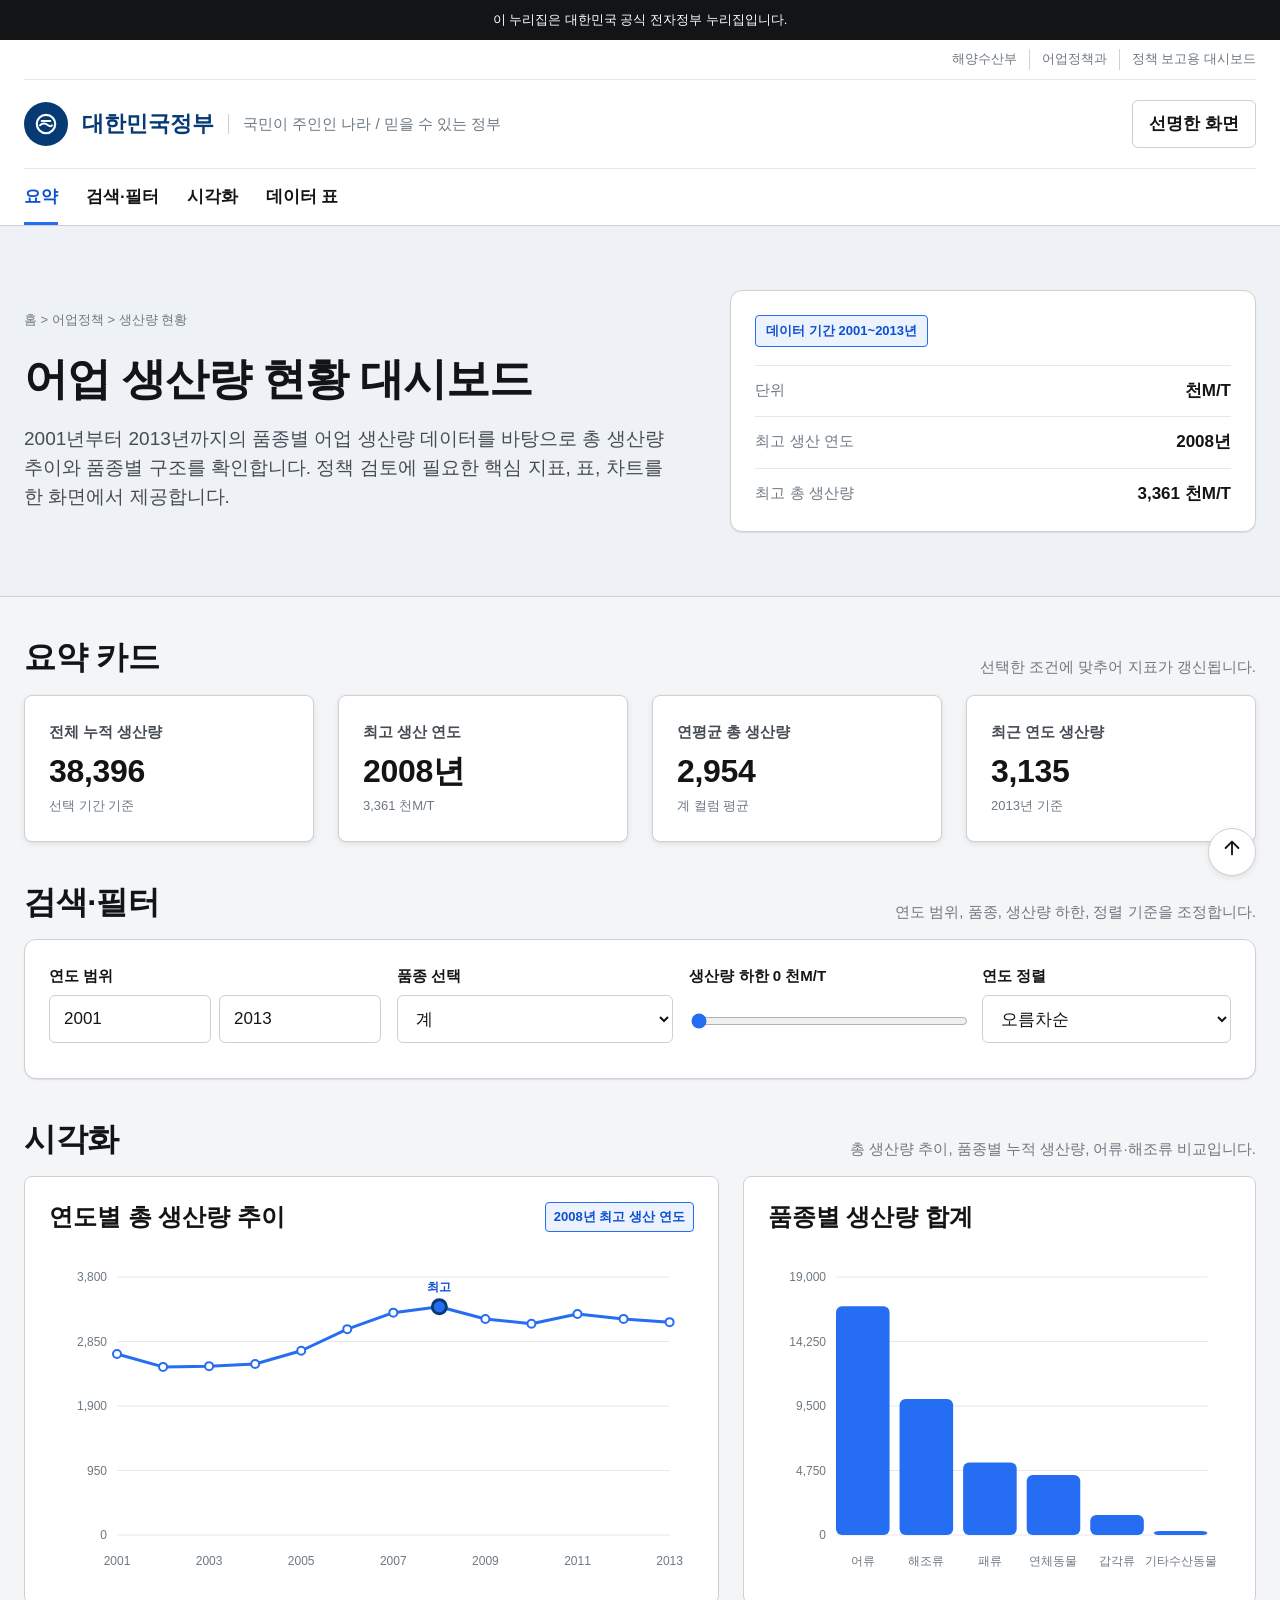
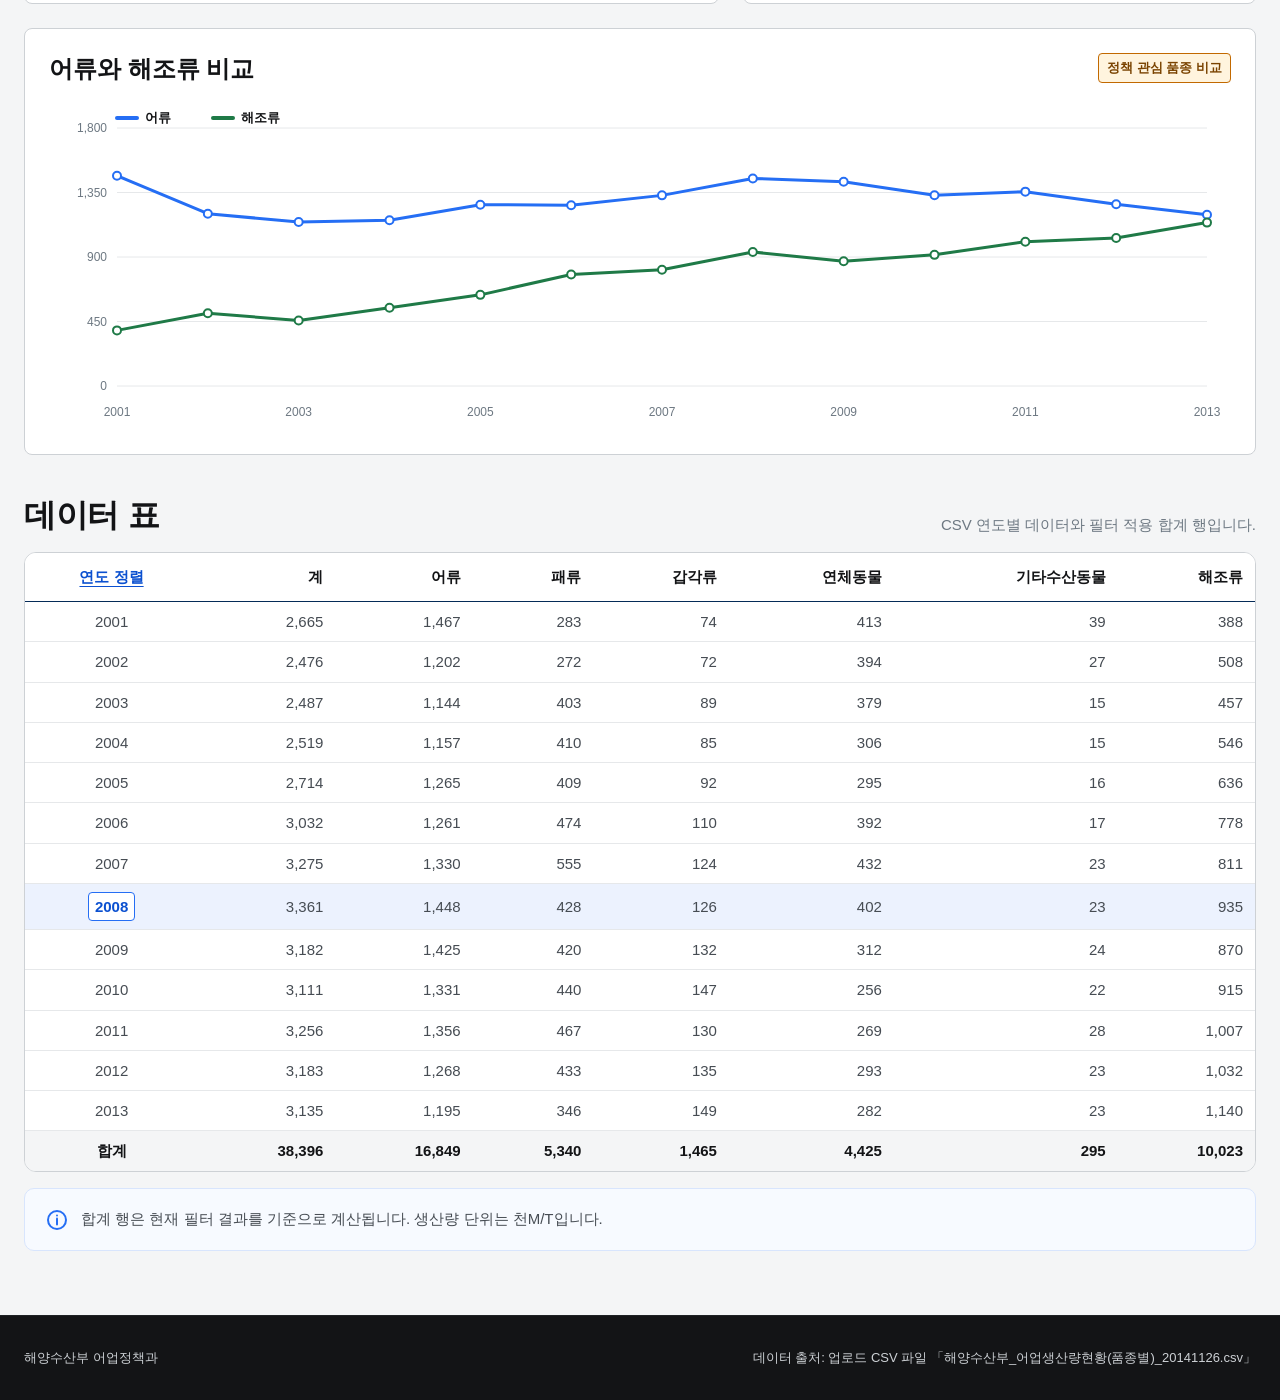
<file: fishery_production_dashboard_krds.html>
<!DOCTYPE html>
<html lang="ko">
<head>
  <meta charset="UTF-8" />
  <meta name="viewport" content="width=device-width, initial-scale=1.0" />
  <title>어업 생산량 현황 대시보드</title>
  <style>
    :root {
      --gray-5: #FAFAFA;
      --gray-10: #F4F5F6;
      --gray-20: #E6E8EA;
      --gray-30: #CDD1D5;
      --gray-50: #8A949E;
      --gray-60: #6D7882;
      --gray-80: #464C53;
      --gray-90: #33363D;
      --gray-95: #1E2124;
      --gray-100: #131416;
      --primary-5: #F7FAFF;
      --primary-10: #ECF2FE;
      --primary-20: #D8E5FD;
      --primary-50: #256EF4;
      --primary-60: #0B50D0;
      --primary-70: #063A74;
      --secondary-10: #EEF2F7;
      --secondary-70: #052B57;
      --accent-10: #FCE9E9;
      --accent-50: #E84B4B;
      --success: #1F7A47;
      --warning: #C26900;
      --danger: #D6322F;
      --bg-canvas: #FFFFFF;
      --bg-subtle: var(--gray-10);
      --bg-muted: var(--secondary-10);
      --fg-1: var(--gray-100);
      --fg-2: var(--gray-80);
      --fg-3: var(--gray-60);
      --border-default: var(--gray-30);
      --border-row: var(--gray-20);
      --focus: var(--primary-50);
      --radius-xsmall: 4px;
      --radius-small: 6px;
      --radius-medium: 8px;
      --radius-large: 10px;
      --radius-xlarge: 12px;
      --shadow-1: 0 1px 2px rgba(19,20,22,.06), 0 1px 1px rgba(19,20,22,.04);
      --shadow-2: 0 2px 6px rgba(19,20,22,.08), 0 1px 2px rgba(19,20,22,.04);
      --container: 1248px;
    }

    * { box-sizing: border-box; }

    html { scroll-behavior: smooth; }

    body {
      margin: 0;
      background: var(--bg-subtle);
      color: var(--fg-1);
      font-family: "Pretendard GOV", "Pretendard", -apple-system, BlinkMacSystemFont,
        "Apple SD Gothic Neo", "Malgun Gothic", "Noto Sans KR", sans-serif;
      font-size: 17px;
      line-height: 1.55;
      letter-spacing: 0;
    }

    a, button, input, select {
      font: inherit;
    }

    a:focus-visible,
    button:focus-visible,
    input:focus-visible,
    select:focus-visible,
    [tabindex]:focus-visible {
      outline: 2px solid var(--focus);
      outline-offset: 2px;
    }

    .skip-link {
      position: absolute;
      left: 24px;
      top: -80px;
      z-index: 1000;
      padding: 10px 14px;
      background: var(--primary-50);
      color: #fff;
      border-radius: var(--radius-small);
      font-weight: 700;
      text-decoration: none;
    }

    .skip-link:focus { top: 12px; }

    .official-strip {
      min-height: 40px;
      display: flex;
      align-items: center;
      justify-content: center;
      padding: 8px 24px;
      background: var(--gray-100);
      color: #fff;
      font-size: 13px;
      text-align: center;
    }

    .masthead {
      background: var(--bg-canvas);
      border-bottom: 1px solid var(--border-default);
    }

    .container {
      width: min(var(--container), calc(100% - 48px));
      margin: 0 auto;
    }

    .utility-row {
      min-height: 40px;
      display: flex;
      justify-content: flex-end;
      align-items: center;
      gap: 12px;
      color: var(--fg-3);
      font-size: 13px;
      border-bottom: 1px solid var(--border-row);
    }

    .utility-row span + span {
      border-left: 1px solid var(--border-default);
      padding-left: 12px;
    }

    .brand-row {
      min-height: 88px;
      display: flex;
      align-items: center;
      justify-content: space-between;
      gap: 24px;
    }

    .brand {
      display: flex;
      align-items: center;
      gap: 14px;
      min-width: 0;
    }

    .seal {
      width: 44px;
      height: 44px;
      border-radius: 999px;
      background: var(--primary-70);
      display: inline-flex;
      align-items: center;
      justify-content: center;
      flex: 0 0 44px;
    }

    .seal svg {
      width: 26px;
      height: 26px;
      color: #fff;
      display: block;
    }

    .wordmark {
      display: flex;
      flex-wrap: wrap;
      align-items: center;
      gap: 10px 14px;
      color: var(--primary-70);
      font-size: 22px;
      font-weight: 800;
      line-height: 1.3;
    }

    .slogan {
      border-left: 1px solid var(--border-default);
      padding-left: 14px;
      color: var(--fg-3);
      font-size: 15px;
      font-weight: 500;
    }

    .primary-nav {
      display: flex;
      align-items: center;
      min-height: 56px;
      gap: 28px;
      border-top: 1px solid var(--border-row);
    }

    .primary-nav a {
      position: relative;
      display: inline-flex;
      align-items: center;
      min-height: 56px;
      color: var(--fg-1);
      text-decoration: none;
      font-weight: 700;
    }

    .primary-nav a.active {
      color: var(--primary-60);
    }

    .primary-nav a.active::after {
      content: "";
      position: absolute;
      left: 0;
      right: 0;
      bottom: 0;
      height: 3px;
      background: var(--primary-50);
    }

    .hero {
      background: var(--bg-muted);
      border-bottom: 1px solid var(--border-default);
    }

    .hero-inner {
      display: grid;
      grid-template-columns: 1.1fr .9fr;
      gap: 64px;
      padding: 64px 0;
      align-items: center;
    }

    .breadcrumb {
      margin: 0 0 20px;
      color: var(--fg-3);
      font-size: 13px;
    }

    h1 {
      margin: 0;
      color: var(--fg-1);
      font-size: 44px;
      line-height: 1.3;
      letter-spacing: -0.02em;
      font-weight: 700;
    }

    .lede {
      margin: 16px 0 0;
      max-width: 720px;
      color: var(--fg-2);
      font-size: 19px;
      line-height: 1.55;
    }

    .hero-panel {
      background: var(--bg-canvas);
      border: 1px solid var(--border-default);
      border-radius: var(--radius-xlarge);
      padding: 24px;
      box-shadow: var(--shadow-1);
    }

    .period-label {
      display: inline-flex;
      align-items: center;
      min-height: 32px;
      padding: 4px 10px;
      border: 1px solid var(--primary-50);
      border-radius: var(--radius-xsmall);
      color: var(--primary-60);
      background: var(--primary-10);
      font-size: 13px;
      font-weight: 700;
    }

    .hero-panel dl {
      display: grid;
      grid-template-columns: 1fr;
      gap: 12px;
      margin: 18px 0 0;
    }

    .hero-panel div {
      display: flex;
      justify-content: space-between;
      gap: 16px;
      padding-top: 12px;
      border-top: 1px solid var(--border-row);
    }

    .hero-panel dt {
      color: var(--fg-3);
      font-size: 15px;
    }

    .hero-panel dd {
      margin: 0;
      color: var(--fg-1);
      font-weight: 700;
      font-variant-numeric: tabular-nums;
    }

    main {
      padding: 40px 0 64px;
    }

    .module {
      margin-top: 40px;
    }

    .module:first-child { margin-top: 0; }

    .section-heading {
      display: flex;
      justify-content: space-between;
      align-items: end;
      gap: 24px;
      margin-bottom: 16px;
    }

    h2 {
      margin: 0;
      color: var(--fg-1);
      font-size: 32px;
      line-height: 1.3;
      letter-spacing: -0.01em;
      font-weight: 700;
    }

    .section-heading p {
      margin: 0;
      color: var(--fg-3);
      font-size: 15px;
      text-align: right;
    }

    .cards {
      display: grid;
      grid-template-columns: repeat(4, minmax(0, 1fr));
      gap: 24px;
    }

    .card {
      background: var(--bg-canvas);
      border: 1px solid var(--border-default);
      border-radius: var(--radius-medium);
      padding: 24px;
    }

    .card.elevated {
      box-shadow: var(--shadow-2);
    }

    .card-title {
      margin: 0;
      color: var(--fg-2);
      font-size: 15px;
      font-weight: 700;
    }

    .card-value {
      margin-top: 8px;
      color: var(--fg-1);
      font-size: 32px;
      line-height: 1.3;
      letter-spacing: -0.01em;
      font-weight: 700;
      font-variant-numeric: tabular-nums;
    }

    .card-caption {
      margin-top: 4px;
      color: var(--fg-3);
      font-size: 13px;
    }

    .filters {
      display: grid;
      grid-template-columns: 1.2fr 1fr 1fr .9fr;
      gap: 16px;
      padding: 24px;
      background: var(--bg-canvas);
      border: 1px solid var(--border-default);
      border-radius: var(--radius-xlarge);
      box-shadow: var(--shadow-1);
    }

    .field label {
      display: block;
      margin-bottom: 8px;
      color: var(--fg-1);
      font-size: 15px;
      font-weight: 700;
    }

    .range-pair {
      display: grid;
      grid-template-columns: 1fr 1fr;
      gap: 8px;
    }

    input[type="number"],
    select {
      width: 100%;
      height: 48px;
      padding: 0 14px;
      border: 1px solid var(--border-default);
      border-radius: var(--radius-small);
      background: var(--bg-canvas);
      color: var(--fg-1);
    }

    input[type="number"]:hover,
    select:hover {
      border-color: var(--fg-3);
    }

    input[type="range"] {
      width: 100%;
      min-height: 48px;
      accent-color: var(--primary-50);
    }

    .charts-grid {
      display: grid;
      grid-template-columns: 1.15fr .85fr;
      gap: 24px;
    }

    .chart-card {
      min-height: 420px;
    }

    .chart-card.wide {
      margin-top: 24px;
    }

    .chart-head {
      display: flex;
      justify-content: space-between;
      align-items: center;
      gap: 16px;
      margin-bottom: 16px;
    }

    h3 {
      margin: 0;
      color: var(--fg-1);
      font-size: 24px;
      line-height: 1.3;
      font-weight: 700;
    }

    .badge {
      display: inline-flex;
      align-items: center;
      min-height: 28px;
      padding: 4px 8px;
      border: 1px solid var(--primary-50);
      border-radius: var(--radius-xsmall);
      background: var(--primary-10);
      color: var(--primary-60);
      font-size: 13px;
      font-weight: 700;
      white-space: nowrap;
    }

    .badge.warning {
      border-color: var(--warning);
      background: #FFF4DE;
      color: #7A4300;
    }

    .chart-svg {
      width: 100%;
      height: 330px;
      display: block;
    }

    .grid-line {
      stroke: var(--gray-20);
      stroke-width: 1;
    }

    .axis-label {
      fill: var(--fg-3);
      font-size: 12px;
    }

    .tooltip {
      position: fixed;
      z-index: 50;
      pointer-events: none;
      opacity: 0;
      transform: translate(-50%, -112%);
      padding: 8px 12px;
      border-radius: var(--radius-small);
      background: var(--fg-1);
      color: #fff;
      box-shadow: var(--shadow-2);
      font-size: 13px;
      transition: opacity 160ms ease-out;
      white-space: nowrap;
    }

    .table-card {
      overflow: hidden;
      background: var(--bg-canvas);
      border: 1px solid var(--border-default);
      border-radius: var(--radius-xlarge);
    }

    .table-scroll {
      overflow-x: auto;
    }

    table {
      width: 100%;
      min-width: 900px;
      border-collapse: collapse;
      font-variant-numeric: tabular-nums;
    }

    caption {
      position: absolute;
      width: 1px;
      height: 1px;
      overflow: hidden;
      clip: rect(0 0 0 0);
    }

    th {
      height: 48px;
      padding: 0 12px;
      border-bottom: 1px solid var(--secondary-70);
      background: var(--bg-canvas);
      color: var(--fg-1);
      font-size: 15px;
      font-weight: 700;
      text-align: right;
      white-space: nowrap;
    }

    th:first-child,
    td:first-child {
      text-align: center;
    }

    th.sortable {
      color: var(--primary-60);
      cursor: pointer;
      text-decoration: underline;
      text-underline-offset: 4px;
    }

    td {
      height: 40px;
      padding: 8px 12px;
      border-bottom: 1px solid var(--border-row);
      color: var(--fg-2);
      font-size: 15px;
      text-align: right;
      white-space: nowrap;
    }

    tbody tr:hover {
      background: var(--primary-5);
    }

    tbody tr.peak {
      background: var(--primary-10);
    }

    tbody tr.peak td:first-child span {
      display: inline-flex;
      min-height: 24px;
      align-items: center;
      padding: 2px 6px;
      border: 1px solid var(--primary-50);
      border-radius: var(--radius-xsmall);
      color: var(--primary-60);
      background: var(--bg-canvas);
      font-weight: 700;
    }

    tfoot td {
      border-bottom: 0;
      background: var(--gray-10);
      color: var(--fg-1);
      font-weight: 700;
    }

    .empty {
      padding: 24px;
      color: var(--fg-3);
      text-align: center;
      border-top: 1px solid var(--border-row);
    }

    .info-box {
      margin-top: 16px;
      display: flex;
      gap: 12px;
      padding: 18px 20px;
      border: 1px solid var(--primary-20);
      border-radius: var(--radius-large);
      background: var(--primary-5);
      color: var(--fg-2);
      font-size: 15px;
    }

    .info-box svg {
      width: 24px;
      height: 24px;
      color: var(--primary-50);
      flex: 0 0 24px;
      margin-top: 1px;
    }

    .footer {
      background: var(--gray-100);
      color: var(--gray-30);
      border-top: 1px solid var(--gray-95);
      padding: 32px 0;
      font-size: 13px;
    }

    .footer .container {
      display: flex;
      justify-content: space-between;
      gap: 24px;
      flex-wrap: wrap;
    }

    .top-button {
      position: fixed;
      right: 24px;
      bottom: 24px;
      width: 48px;
      height: 48px;
      border: 1px solid var(--border-default);
      border-radius: 999px;
      background: var(--bg-canvas);
      box-shadow: var(--shadow-2);
      color: var(--fg-1);
      cursor: pointer;
    }

    .top-button svg {
      width: 22px;
      height: 22px;
    }

    body.high-contrast {
      --bg-subtle: #000000;
      --bg-canvas: #1E2124;
      --bg-muted: #131416;
      --fg-1: #FFFFFF;
      --fg-2: #E6E8EA;
      --fg-3: #CDD1D5;
      --border-default: #8A949E;
      --border-row: #58616A;
      --primary-5: #021735;
      --primary-10: #03204A;
      --primary-20: #063A74;
      --shadow-1: none;
      --shadow-2: none;
    }

    body.high-contrast .masthead,
    body.high-contrast .hero,
    body.high-contrast th {
      background: var(--bg-canvas);
    }

    body.high-contrast .hero-panel,
    body.high-contrast .card,
    body.high-contrast .filters,
    body.high-contrast .table-card {
      border-color: var(--border-default);
    }

    @media (max-width: 1023px) {
      .cards,
      .filters {
        grid-template-columns: repeat(2, minmax(0, 1fr));
      }

      .charts-grid,
      .hero-inner {
        grid-template-columns: 1fr;
        gap: 24px;
      }

      .hero-inner {
        padding: 48px 0;
      }

      h1 {
        font-size: 38px;
      }
    }

    @media (max-width: 640px) {
      .container {
        width: min(100% - 32px, var(--container));
      }

      .utility-row {
        justify-content: flex-start;
        overflow-x: auto;
      }

      .brand-row {
        align-items: flex-start;
        flex-direction: column;
        padding: 20px 0;
      }

      .wordmark {
        font-size: 20px;
      }

      .slogan {
        flex-basis: 100%;
        margin-left: 58px;
      }

      .primary-nav {
        gap: 18px;
        overflow-x: auto;
      }

      .hero-inner {
        padding: 40px 0;
      }

      h1 {
        font-size: 34px;
      }

      h2 {
        font-size: 24px;
      }

      h3 {
        font-size: 19px;
      }

      .section-heading {
        align-items: flex-start;
        flex-direction: column;
      }

      .section-heading p {
        text-align: left;
      }

      .cards,
      .filters {
        grid-template-columns: 1fr;
        gap: 16px;
      }

      .card,
      .filters {
        padding: 20px;
      }

      .chart-svg {
        height: 300px;
      }

      .top-button {
        right: 16px;
        bottom: 16px;
      }
    }
  </style>
</head>
<body>
  <a href="#main" class="skip-link">본문으로 바로가기</a>

  <div class="official-strip" role="region" aria-label="공식 전자정부 안내">
    이 누리집은 대한민국 공식 전자정부 누리집입니다.
  </div>

  <header class="masthead">
    <div class="container">
      <div class="utility-row" aria-label="유틸리티 메뉴">
        <span>해양수산부</span>
        <span>어업정책과</span>
        <span>정책 보고용 대시보드</span>
      </div>
      <div class="brand-row">
        <div class="brand">
          <span class="seal" aria-hidden="true">
            <svg viewBox="0 0 24 24" fill="none">
              <circle cx="12" cy="12" r="8.5" stroke="currentColor" stroke-width="2"/>
              <path d="M6.5 13.2c2.2-2.1 4.7-2.1 7.4 0 1.4 1.1 2.6 1.1 3.6 0" stroke="currentColor" stroke-width="1.8" stroke-linecap="round"/>
              <path d="M8 9.3h8" stroke="currentColor" stroke-width="1.8" stroke-linecap="round"/>
            </svg>
          </span>
          <div class="wordmark">
            대한민국정부
            <span class="slogan">국민이 주인인 나라 / 믿을 수 있는 정부</span>
          </div>
        </div>
        <button class="top-toggle" id="contrast-toggle" type="button" aria-pressed="false" style="height:48px;padding:0 16px;border:1px solid var(--border-default);border-radius:var(--radius-small);background:var(--bg-canvas);color:var(--fg-1);font-weight:700;cursor:pointer;">
          선명한 화면
        </button>
      </div>
      <nav class="primary-nav" aria-label="주요 메뉴">
        <a class="active" href="#summary">요약</a>
        <a href="#filters">검색·필터</a>
        <a href="#charts">시각화</a>
        <a href="#table">데이터 표</a>
      </nav>
    </div>
  </header>

  <section class="hero" aria-labelledby="page-title">
    <div class="container hero-inner">
      <div>
        <p class="breadcrumb">홈 &gt; 어업정책 &gt; 생산량 현황</p>
        <h1 id="page-title">어업 생산량 현황 대시보드</h1>
        <p class="lede">
          2001년부터 2013년까지의 품종별 어업 생산량 데이터를 바탕으로 총 생산량 추이와 품종별 구조를 확인합니다.
          정책 검토에 필요한 핵심 지표, 표, 차트를 한 화면에서 제공합니다.
        </p>
      </div>
      <aside class="hero-panel" aria-label="데이터 개요">
        <span class="period-label">데이터 기간 2001~2013년</span>
        <dl>
          <div><dt>단위</dt><dd>천M/T</dd></div>
          <div><dt>최고 생산 연도</dt><dd>2008년</dd></div>
          <div><dt>최고 총 생산량</dt><dd>3,361 천M/T</dd></div>
        </dl>
      </aside>
    </div>
  </section>

  <main id="main" class="container">
    <section id="summary" class="module" aria-labelledby="summary-title">
      <div class="section-heading">
        <h2 id="summary-title">요약 카드</h2>
        <p>선택한 조건에 맞추어 지표가 갱신됩니다.</p>
      </div>
      <div class="cards">
        <article class="card elevated">
          <p class="card-title">전체 누적 생산량</p>
          <div class="card-value" id="card-total">-</div>
          <div class="card-caption">선택 기간 기준</div>
        </article>
        <article class="card elevated">
          <p class="card-title">최고 생산 연도</p>
          <div class="card-value" id="card-peak">-</div>
          <div class="card-caption" id="card-peak-sub">총 생산량 기준</div>
        </article>
        <article class="card elevated">
          <p class="card-title">연평균 총 생산량</p>
          <div class="card-value" id="card-avg">-</div>
          <div class="card-caption">계 컬럼 평균</div>
        </article>
        <article class="card elevated">
          <p class="card-title">최근 연도 생산량</p>
          <div class="card-value" id="card-latest">-</div>
          <div class="card-caption" id="card-latest-sub">최근 연도 기준</div>
        </article>
      </div>
    </section>

    <section id="filters" class="module" aria-labelledby="filter-title">
      <div class="section-heading">
        <h2 id="filter-title">검색·필터</h2>
        <p>연도 범위, 품종, 생산량 하한, 정렬 기준을 조정합니다.</p>
      </div>
      <div class="filters">
        <div class="field">
          <label for="start-year">연도 범위</label>
          <div class="range-pair">
            <input id="start-year" type="number" min="2001" max="2013" value="2001" aria-label="시작 연도" />
            <input id="end-year" type="number" min="2001" max="2013" value="2013" aria-label="종료 연도" />
          </div>
        </div>
        <div class="field">
          <label for="species">품종 선택</label>
          <select id="species">
            <option value="계">계</option>
            <option value="어류">어류</option>
            <option value="패류">패류</option>
            <option value="갑각류">갑각류</option>
            <option value="연체동물">연체동물</option>
            <option value="기타수산동물">기타수산동물</option>
            <option value="해조류">해조류</option>
          </select>
        </div>
        <div class="field">
          <label for="min-production">생산량 하한 <span id="min-production-label">0</span> 천M/T</label>
          <input id="min-production" type="range" min="0" max="3361" value="0" step="10" />
        </div>
        <div class="field">
          <label for="sort-order">연도 정렬</label>
          <select id="sort-order">
            <option value="asc">오름차순</option>
            <option value="desc">내림차순</option>
          </select>
        </div>
      </div>
    </section>

    <section id="charts" class="module" aria-labelledby="chart-title">
      <div class="section-heading">
        <h2 id="chart-title">시각화</h2>
        <p>총 생산량 추이, 품종별 누적 생산량, 어류·해조류 비교입니다.</p>
      </div>
      <div class="charts-grid">
        <article class="card chart-card">
          <div class="chart-head">
            <h3>연도별 총 생산량 추이</h3>
            <span class="badge">2008년 최고 생산 연도</span>
          </div>
          <svg id="line-chart" class="chart-svg" role="img" aria-label="연도별 총 생산량 추이 선 그래프"></svg>
        </article>
        <article class="card chart-card">
          <div class="chart-head">
            <h3>품종별 생산량 합계</h3>
          </div>
          <svg id="bar-chart" class="chart-svg" role="img" aria-label="품종별 생산량 합계 막대 차트"></svg>
        </article>
      </div>
      <article class="card chart-card wide">
        <div class="chart-head">
          <h3>어류와 해조류 비교</h3>
          <span class="badge warning">정책 관심 품종 비교</span>
        </div>
        <svg id="compare-chart" class="chart-svg" role="img" aria-label="어류와 해조류 생산량 비교 차트"></svg>
      </article>
    </section>

    <section id="table" class="module" aria-labelledby="table-title">
      <div class="section-heading">
        <h2 id="table-title">데이터 표</h2>
        <p>CSV 연도별 데이터와 필터 적용 합계 행입니다.</p>
      </div>
      <div class="table-card">
        <div class="table-scroll">
          <table>
            <caption>어업 생산량 품종별 현황</caption>
            <thead>
              <tr>
                <th scope="col" id="year-header" class="sortable">연도 정렬</th>
                <th scope="col">계</th>
                <th scope="col">어류</th>
                <th scope="col">패류</th>
                <th scope="col">갑각류</th>
                <th scope="col">연체동물</th>
                <th scope="col">기타수산동물</th>
                <th scope="col">해조류</th>
              </tr>
            </thead>
            <tbody id="table-body"></tbody>
            <tfoot id="table-foot"></tfoot>
          </table>
        </div>
        <div id="empty-state" class="empty" hidden>조건에 맞는 데이터가 없습니다.</div>
      </div>
      <div class="info-box">
        <svg viewBox="0 0 24 24" fill="none" aria-hidden="true">
          <circle cx="12" cy="12" r="9" stroke="currentColor" stroke-width="2"/>
          <path d="M12 10.5v6" stroke="currentColor" stroke-width="2" stroke-linecap="round"/>
          <path d="M12 7.5h.01" stroke="currentColor" stroke-width="2" stroke-linecap="round"/>
        </svg>
        <div>합계 행은 현재 필터 결과를 기준으로 계산됩니다. 생산량 단위는 천M/T입니다.</div>
      </div>
    </section>
  </main>

  <footer class="footer">
    <div class="container">
      <span>해양수산부 어업정책과</span>
      <span>데이터 출처: 업로드 CSV 파일 「해양수산부_어업생산량현황(품종별)_20141126.csv」</span>
    </div>
  </footer>

  <button class="top-button" type="button" id="top-button" aria-label="페이지 상단으로 이동">
    <svg viewBox="0 0 24 24" fill="none" aria-hidden="true">
      <path d="M12 5l-7 7m7-7l7 7M12 5v14" stroke="currentColor" stroke-width="2" stroke-linecap="round" stroke-linejoin="round"/>
    </svg>
  </button>

  <div class="tooltip" id="tooltip"></div>

  <script>
    const rawData = [{"연도": 2001, "계": 2665, "어류": 1467, "패류": 283, "갑각류": 74, "연체동물": 413, "기타수산동물": 39, "해조류": 388}, {"연도": 2002, "계": 2476, "어류": 1202, "패류": 272, "갑각류": 72, "연체동물": 394, "기타수산동물": 27, "해조류": 508}, {"연도": 2003, "계": 2487, "어류": 1144, "패류": 403, "갑각류": 89, "연체동물": 379, "기타수산동물": 15, "해조류": 457}, {"연도": 2004, "계": 2519, "어류": 1157, "패류": 410, "갑각류": 85, "연체동물": 306, "기타수산동물": 15, "해조류": 546}, {"연도": 2005, "계": 2714, "어류": 1265, "패류": 409, "갑각류": 92, "연체동물": 295, "기타수산동물": 16, "해조류": 636}, {"연도": 2006, "계": 3032, "어류": 1261, "패류": 474, "갑각류": 110, "연체동물": 392, "기타수산동물": 17, "해조류": 778}, {"연도": 2007, "계": 3275, "어류": 1330, "패류": 555, "갑각류": 124, "연체동물": 432, "기타수산동물": 23, "해조류": 811}, {"연도": 2008, "계": 3361, "어류": 1448, "패류": 428, "갑각류": 126, "연체동물": 402, "기타수산동물": 23, "해조류": 935}, {"연도": 2009, "계": 3182, "어류": 1425, "패류": 420, "갑각류": 132, "연체동물": 312, "기타수산동물": 24, "해조류": 870}, {"연도": 2010, "계": 3111, "어류": 1331, "패류": 440, "갑각류": 147, "연체동물": 256, "기타수산동물": 22, "해조류": 915}, {"연도": 2011, "계": 3256, "어류": 1356, "패류": 467, "갑각류": 130, "연체동물": 269, "기타수산동물": 28, "해조류": 1007}, {"연도": 2012, "계": 3183, "어류": 1268, "패류": 433, "갑각류": 135, "연체동물": 293, "기타수산동물": 23, "해조류": 1032}, {"연도": 2013, "계": 3135, "어류": 1195, "패류": 346, "갑각류": 149, "연체동물": 282, "기타수산동물": 23, "해조류": 1140}];
    const columns = ["연도", "계", "어류", "패류", "갑각류", "연체동물", "기타수산동물", "해조류"];
    const speciesColumns = columns.filter(c => c !== "연도" && c !== "계");
    const format = new Intl.NumberFormat("ko-KR");
    const tooltip = document.getElementById("tooltip");

    const state = {
      sort: "asc",
      species: "계",
      minProduction: 0,
      startYear: 2001,
      endYear: 2013
    };

    const $ = id => document.getElementById(id);

    function clampYears() {
      let start = Number($("start-year").value);
      let end = Number($("end-year").value);
      if (start < 2001) start = 2001;
      if (end > 2013) end = 2013;
      if (start > end) [start, end] = [end, start];
      state.startYear = start;
      state.endYear = end;
      $("start-year").value = start;
      $("end-year").value = end;
    }

    function getFilteredData() {
      clampYears();
      state.species = $("species").value;
      state.sort = $("sort-order").value;
      state.minProduction = Number($("min-production").value);
      $("min-production-label").textContent = format.format(state.minProduction);

      return rawData
        .filter(d => d["연도"] >= state.startYear && d["연도"] <= state.endYear)
        .filter(d => d[state.species] >= state.minProduction)
        .sort((a, b) => state.sort === "asc" ? a["연도"] - b["연도"] : b["연도"] - a["연도"]);
    }

    function updateCards(data) {
      if (!data.length) {
        $("card-total").textContent = "-";
        $("card-peak").textContent = "-";
        $("card-peak-sub").textContent = "조건에 맞는 데이터 없음";
        $("card-avg").textContent = "-";
        $("card-latest").textContent = "-";
        $("card-latest-sub").textContent = "조건에 맞는 데이터 없음";
        return;
      }
      const total = data.reduce((sum, d) => sum + d["계"], 0);
      const peak = [...data].sort((a, b) => b["계"] - a["계"])[0];
      const avg = total / data.length;
      const latest = [...data].sort((a, b) => b["연도"] - a["연도"])[0];
      $("card-total").textContent = format.format(total);
      $("card-peak").textContent = peak["연도"] + "년";
      $("card-peak-sub").textContent = format.format(peak["계"]) + " 천M/T";
      $("card-avg").textContent = format.format(Math.round(avg));
      $("card-latest").textContent = format.format(latest["계"]);
      $("card-latest-sub").textContent = latest["연도"] + "년 기준";
    }

    function updateTable(data) {
      const tbody = $("table-body");
      const tfoot = $("table-foot");
      tbody.innerHTML = "";
      tfoot.innerHTML = "";
      $("empty-state").hidden = data.length > 0;

      data.forEach(d => {
        const tr = document.createElement("tr");
        if (d["연도"] === 2008) tr.classList.add("peak");
        tr.innerHTML = columns.map(c => {
          if (c === "연도") {
            return `<td>${d[c] === 2008 ? `<span>${d[c]}</span>` : d[c]}</td>`;
          }
          return `<td>${format.format(d[c])}</td>`;
        }).join("");
        tbody.appendChild(tr);
      });

      if (data.length) {
        const tr = document.createElement("tr");
        tr.innerHTML = columns.map(c => {
          if (c === "연도") return "<td>합계</td>";
          const sum = data.reduce((acc, d) => acc + d[c], 0);
          return `<td>${format.format(sum)}</td>`;
        }).join("");
        tfoot.appendChild(tr);
      }
    }

    function clearSvg(svg) {
      while (svg.firstChild) svg.removeChild(svg.firstChild);
    }

    function createSvgEl(name, attrs = {}, parent) {
      const el = document.createElementNS("http://www.w3.org/2000/svg", name);
      Object.entries(attrs).forEach(([k, v]) => el.setAttribute(k, v));
      if (parent) parent.appendChild(el);
      return el;
    }

    function chartDims(svg) {
      const box = svg.getBoundingClientRect();
      return {
        width: Math.max(box.width, 320),
        height: Math.max(box.height, 280),
        margin: { top: 28, right: 24, bottom: 44, left: 68 }
      };
    }

    function scaleLinear(domainMin, domainMax, rangeMin, rangeMax) {
      if (domainMax === domainMin) return () => (rangeMin + rangeMax) / 2;
      return value => rangeMin + (value - domainMin) * (rangeMax - rangeMin) / (domainMax - domainMin);
    }

    function showTooltip(evt, htmlText) {
      tooltip.innerHTML = htmlText;
      tooltip.style.left = evt.clientX + "px";
      tooltip.style.top = evt.clientY + "px";
      tooltip.style.opacity = 1;
    }

    function hideTooltip() {
      tooltip.style.opacity = 0;
    }

    function drawGrid(svg, dims, yMax, xLabels) {
      const { width, height, margin } = dims;
      const innerW = width - margin.left - margin.right;
      const innerH = height - margin.top - margin.bottom;

      for (let i = 0; i <= 4; i++) {
        const yValue = Math.round(yMax * i / 4);
        const y = margin.top + innerH - innerH * i / 4;
        createSvgEl("line", { x1: margin.left, x2: width - margin.right, y1: y, y2: y, class: "grid-line" }, svg);
        createSvgEl("text", { x: margin.left - 10, y: y + 4, "text-anchor": "end", class: "axis-label" }, svg).textContent = format.format(yValue);
      }

      xLabels.forEach((label, i) => {
        if (xLabels.length > 8 && i % 2 !== 0) return;
        const x = margin.left + (innerW * i / Math.max(1, xLabels.length - 1));
        createSvgEl("text", { x, y: height - 14, "text-anchor": "middle", class: "axis-label" }, svg).textContent = label;
      });
    }

    function drawLineChart(data) {
      const svg = $("line-chart");
      clearSvg(svg);
      if (!data.length) return;
      const chartData = [...data].sort((a, b) => a["연도"] - b["연도"]);
      const dims = chartDims(svg);
      const { width, height, margin } = dims;
      const innerW = width - margin.left - margin.right;
      const yMax = Math.ceil(Math.max(...chartData.map(d => d["계"])) * 1.12 / 100) * 100;
      const x = i => margin.left + innerW * i / Math.max(1, chartData.length - 1);
      const y = scaleLinear(0, yMax, height - margin.bottom, margin.top);

      drawGrid(svg, dims, yMax, chartData.map(d => d["연도"]));

      createSvgEl("polyline", {
        points: chartData.map((d, i) => `${x(i)},${y(d["계"])}`).join(" "),
        fill: "none",
        stroke: "#256EF4",
        "stroke-width": 3,
        "stroke-linecap": "round",
        "stroke-linejoin": "round"
      }, svg);

      chartData.forEach((d, i) => {
        const isPeak = d["연도"] === 2008;
        const circle = createSvgEl("circle", {
          cx: x(i),
          cy: y(d["계"]),
          r: isPeak ? 7 : 4,
          fill: isPeak ? "#256EF4" : "#FFFFFF",
          stroke: isPeak ? "#063A74" : "#256EF4",
          "stroke-width": isPeak ? 3 : 2
        }, svg);
        circle.addEventListener("mousemove", e => showTooltip(e, `${d["연도"]}년<br><strong>${format.format(d["계"])} 천M/T</strong>`));
        circle.addEventListener("mouseleave", hideTooltip);

        if (isPeak) {
          createSvgEl("text", {
            x: x(i),
            y: y(d["계"]) - 16,
            "text-anchor": "middle",
            fill: "#0B50D0",
            "font-size": "12",
            "font-weight": "700"
          }, svg).textContent = "최고";
        }
      });
    }

    function drawBarChart(data) {
      const svg = $("bar-chart");
      clearSvg(svg);
      if (!data.length) return;
      const dims = chartDims(svg);
      const { width, height, margin } = dims;
      const innerW = width - margin.left - margin.right;
      const innerH = height - margin.top - margin.bottom;
      const totals = speciesColumns.map(c => ({
        category: c,
        value: data.reduce((sum, d) => sum + d[c], 0)
      })).sort((a, b) => b.value - a.value);

      const yMax = Math.ceil(Math.max(...totals.map(d => d.value)) * 1.12 / 1000) * 1000;
      const y = scaleLinear(0, yMax, height - margin.bottom, margin.top);
      const barGap = 10;
      const barW = Math.max(18, (innerW - barGap * (totals.length - 1)) / totals.length);

      for (let i = 0; i <= 4; i++) {
        const yValue = Math.round(yMax * i / 4);
        const yy = margin.top + innerH - innerH * i / 4;
        createSvgEl("line", { x1: margin.left, x2: width - margin.right, y1: yy, y2: yy, class: "grid-line" }, svg);
        createSvgEl("text", { x: margin.left - 10, y: yy + 4, "text-anchor": "end", class: "axis-label" }, svg).textContent = format.format(yValue);
      }

      totals.forEach((d, i) => {
        const x = margin.left + i * (barW + barGap);
        const rect = createSvgEl("rect", {
          x,
          y: y(d.value),
          width: barW,
          height: height - margin.bottom - y(d.value),
          rx: 6,
          fill: d.category === state.species ? "#0B50D0" : "#256EF4"
        }, svg);
        rect.addEventListener("mousemove", e => showTooltip(e, `${d.category}<br><strong>${format.format(d.value)} 천M/T</strong>`));
        rect.addEventListener("mouseleave", hideTooltip);

        createSvgEl("text", {
          x: x + barW / 2,
          y: height - 14,
          "text-anchor": "middle",
          class: "axis-label"
        }, svg).textContent = d.category;
      });
    }

    function drawCompareChart(data) {
      const svg = $("compare-chart");
      clearSvg(svg);
      if (!data.length) return;
      const chartData = [...data].sort((a, b) => a["연도"] - b["연도"]);
      const dims = chartDims(svg);
      const { width, height, margin } = dims;
      const innerW = width - margin.left - margin.right;
      const yMax = Math.ceil(Math.max(...chartData.flatMap(d => [d["어류"], d["해조류"]])) * 1.16 / 100) * 100;
      const x = i => margin.left + innerW * i / Math.max(1, chartData.length - 1);
      const y = scaleLinear(0, yMax, height - margin.bottom, margin.top);

      drawGrid(svg, dims, yMax, chartData.map(d => d["연도"]));

      const lines = [
        ["어류", "#256EF4"],
        ["해조류", "#1F7A47"]
      ];

      lines.forEach(([key, color]) => {
        createSvgEl("polyline", {
          points: chartData.map((d, i) => `${x(i)},${y(d[key])}`).join(" "),
          fill: "none",
          stroke: color,
          "stroke-width": 3,
          "stroke-linecap": "round",
          "stroke-linejoin": "round"
        }, svg);
      });

      chartData.forEach((d, i) => {
        lines.forEach(([key, color]) => {
          const point = createSvgEl("circle", {
            cx: x(i),
            cy: y(d[key]),
            r: 4,
            fill: "#FFFFFF",
            stroke: color,
            "stroke-width": 2
          }, svg);
          point.addEventListener("mousemove", e => showTooltip(e, `${d["연도"]}년 ${key}<br><strong>${format.format(d[key])} 천M/T</strong>`));
          point.addEventListener("mouseleave", hideTooltip);
        });
      });

      const legend = createSvgEl("g", { transform: `translate(${margin.left}, ${margin.top - 10})` }, svg);
      lines.forEach(([name, color], i) => {
        const g = createSvgEl("g", { transform: `translate(${i * 96}, 0)` }, legend);
        createSvgEl("line", { x1: 0, x2: 20, y1: 0, y2: 0, stroke: color, "stroke-width": 4, "stroke-linecap": "round" }, g);
        createSvgEl("text", { x: 28, y: 4, fill: "currentColor", "font-size": "13", "font-weight": "700" }, g).textContent = name;
      });
    }

    function render() {
      const data = getFilteredData();
      updateCards(data);
      updateTable(data);
      drawLineChart(data);
      drawBarChart(data);
      drawCompareChart(data);
    }

    ["start-year", "end-year", "species", "min-production", "sort-order"].forEach(id => {
      $(id).addEventListener("input", render);
      $(id).addEventListener("change", render);
    });

    $("year-header").addEventListener("click", () => {
      $("sort-order").value = $("sort-order").value === "asc" ? "desc" : "asc";
      render();
    });

    $("contrast-toggle").addEventListener("click", () => {
      const pressed = $("contrast-toggle").getAttribute("aria-pressed") === "true";
      $("contrast-toggle").setAttribute("aria-pressed", String(!pressed));
      document.body.classList.toggle("high-contrast", !pressed);
      render();
    });

    $("top-button").addEventListener("click", () => window.scrollTo({ top: 0, behavior: "smooth" }));

    window.addEventListener("resize", () => window.requestAnimationFrame(render));

    render();
  </script>
</body>
</html>
</file>
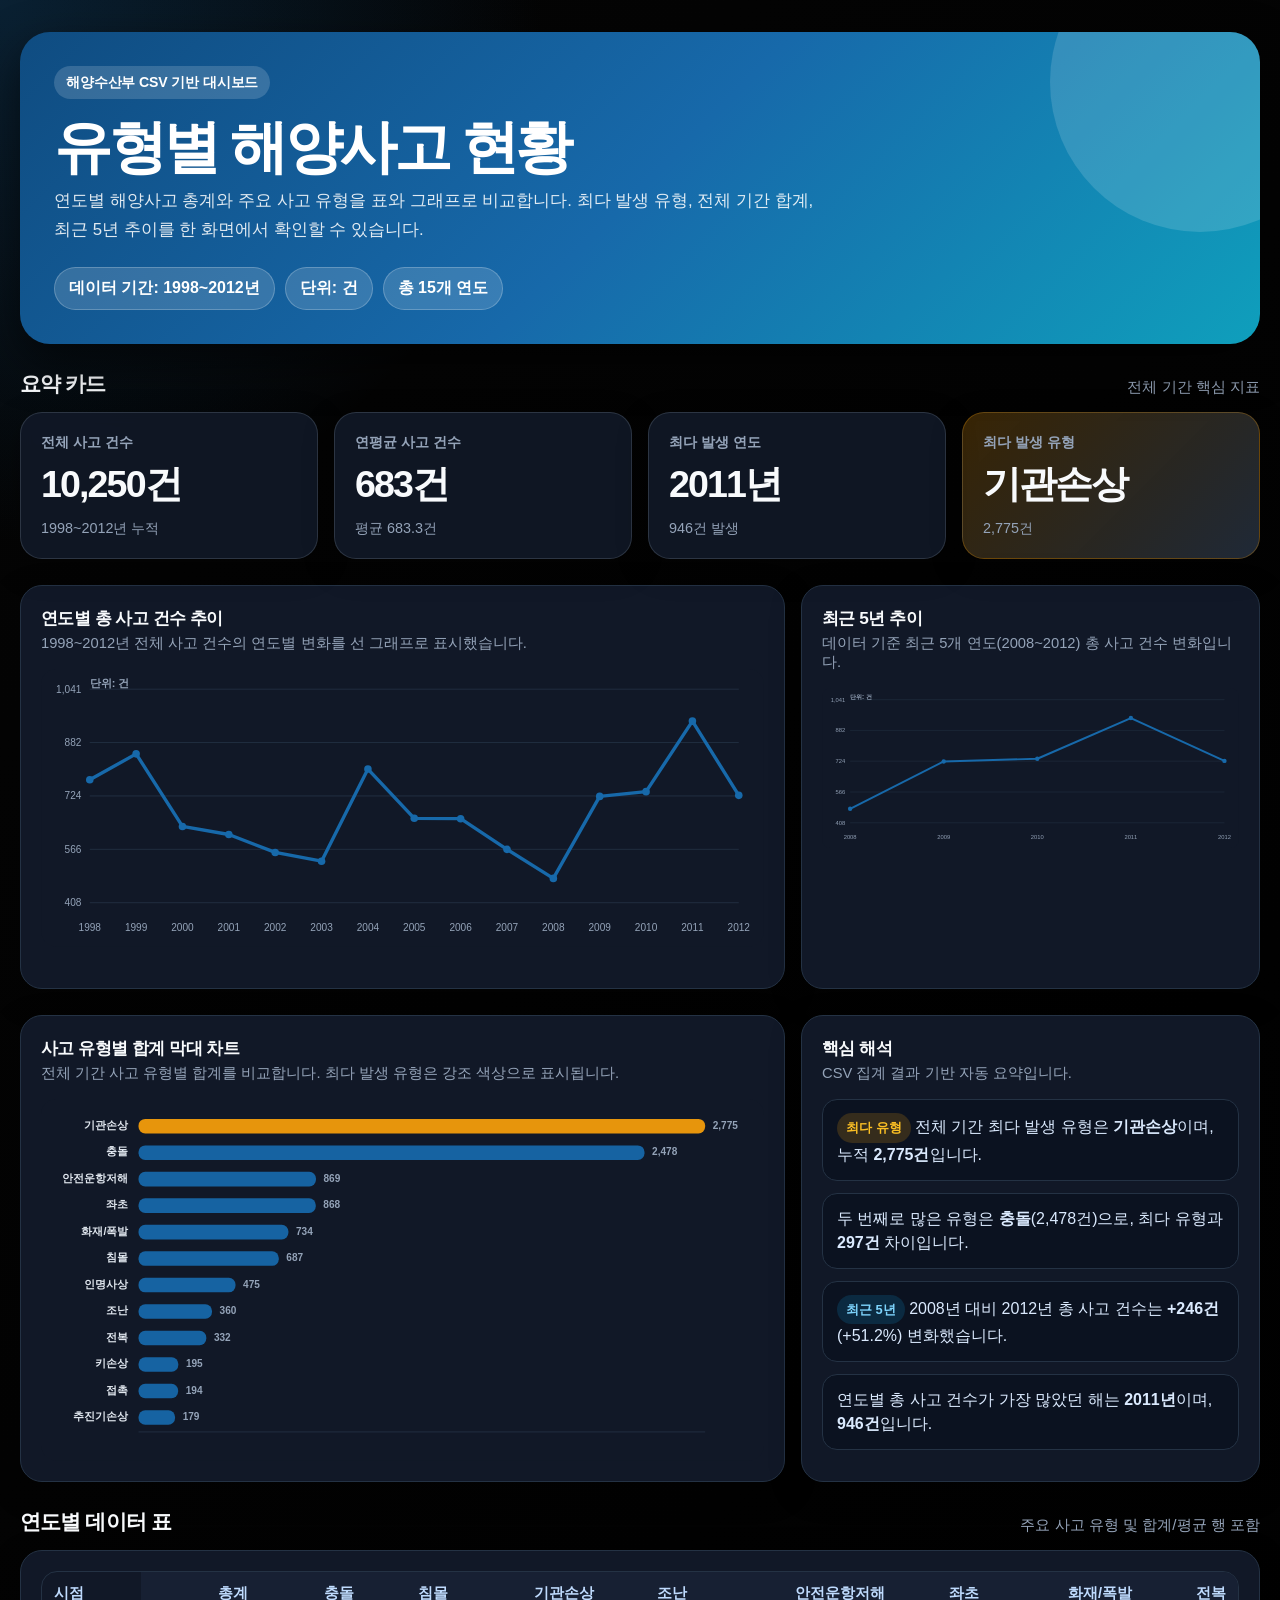
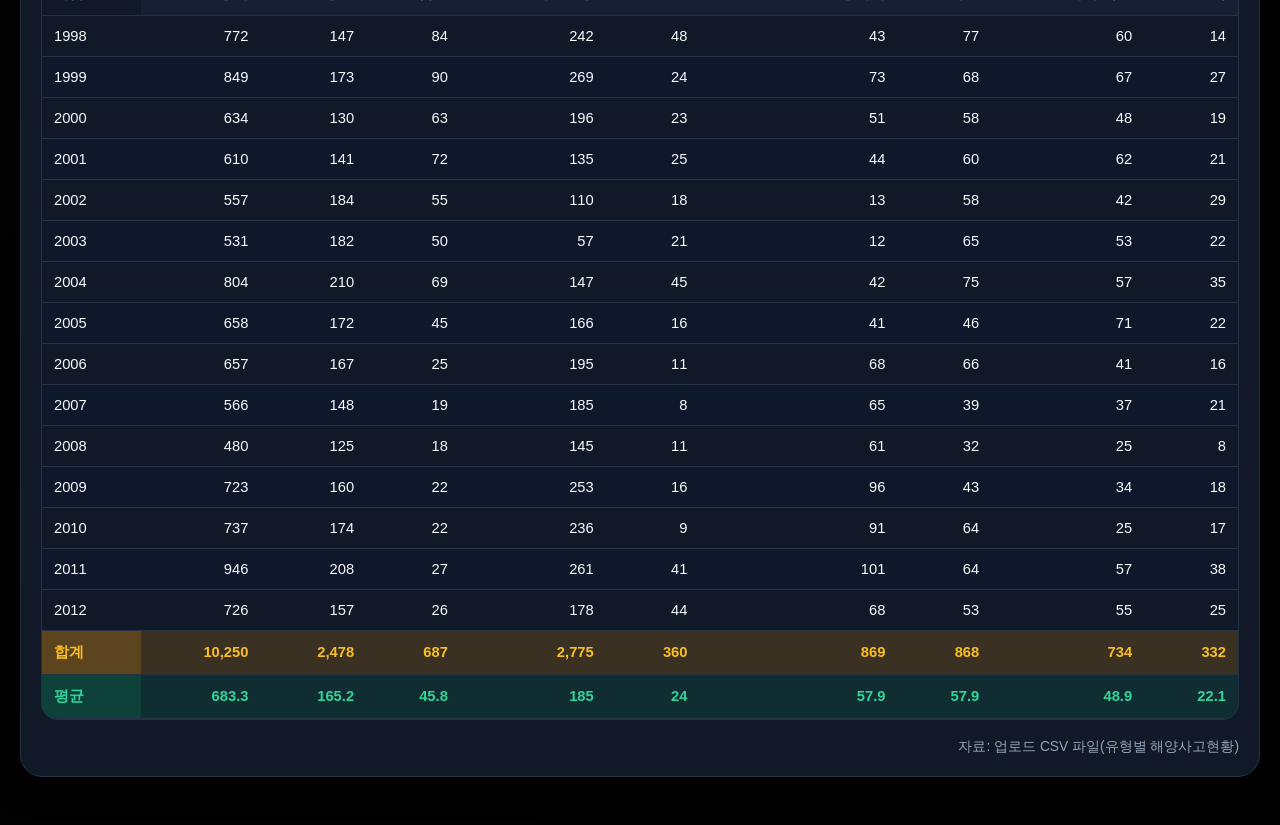
<file: marine_accident_dashboard.html>
<!DOCTYPE html>
<html lang="ko">
<head>
  <meta charset="UTF-8" />
  <meta name="viewport" content="width=device-width, initial-scale=1.0" />
  <title>유형별 해양사고 현황 대시보드</title>
  <style>
    :root {
      --bg: #000000;
      --panel: #111827;
      --panel-soft: #0b1220;
      --ink: #f8fafc;
      --muted: #94a3b8;
      --line: #243244;
      --primary: #1769aa;
      --primary-2: #0f9fbc;
      --accent: #f59e0b;
      --danger: #ef4444;
      --success: #0f9f69;
      --shadow: 0 18px 45px rgba(0, 0, 0, 0.55);
      --radius: 22px;
    }

    * { box-sizing: border-box; }

    body {
      margin: 0;
      font-family: -apple-system, BlinkMacSystemFont, "Segoe UI", "Noto Sans KR", Roboto, sans-serif;
      color: var(--ink);
      background:
        radial-gradient(circle at top left, rgba(23,105,170,0.28), transparent 34rem),
        linear-gradient(135deg, #050505 0%, var(--bg) 100%);
      min-height: 100vh;
    }

    .page {
      width: min(1240px, calc(100% - 32px));
      margin: 0 auto;
      padding: 32px 0 48px;
    }

    header.hero {
      background: linear-gradient(135deg, #0f4c81 0%, #1769aa 50%, #0f9fbc 100%);
      color: white;
      border-radius: 30px;
      padding: 34px;
      box-shadow: var(--shadow);
      position: relative;
      overflow: hidden;
    }

    header.hero::after {
      content: "";
      position: absolute;
      width: 300px;
      height: 300px;
      right: -90px;
      top: -100px;
      border-radius: 50%;
      background: rgba(255,255,255,0.14);
    }

    .eyebrow {
      display: inline-flex;
      align-items: center;
      gap: 8px;
      padding: 7px 12px;
      border-radius: 999px;
      background: rgba(255,255,255,0.16);
      font-size: 0.88rem;
      font-weight: 700;
      letter-spacing: -0.01em;
    }

    h1 {
      margin: 18px 0 10px;
      font-size: clamp(2rem, 5vw, 3.6rem);
      line-height: 1.05;
      letter-spacing: -0.06em;
    }

    .hero p {
      margin: 0;
      max-width: 760px;
      color: rgba(255,255,255,0.87);
      font-size: 1.05rem;
      line-height: 1.7;
    }

    .hero-meta {
      display: flex;
      flex-wrap: wrap;
      gap: 10px;
      margin-top: 22px;
    }

    .pill {
      padding: 10px 14px;
      border-radius: 999px;
      background: rgba(255,255,255,0.15);
      border: 1px solid rgba(255,255,255,0.22);
      font-weight: 700;
      color: white;
    }

    .section { margin-top: 26px; }

    .section-title {
      display: flex;
      align-items: end;
      justify-content: space-between;
      gap: 16px;
      margin-bottom: 14px;
    }

    .section-title h2 {
      margin: 0;
      font-size: 1.32rem;
      letter-spacing: -0.04em;
    }

    .section-title span { color: var(--muted); font-size: 0.95rem; }

    .cards {
      display: grid;
      grid-template-columns: repeat(4, 1fr);
      gap: 16px;
    }

    .card {
      background: rgba(17,24,39,0.92);
      backdrop-filter: blur(8px);
      border: 1px solid rgba(148,163,184,0.22);
      border-radius: var(--radius);
      padding: 20px;
      box-shadow: 0 10px 30px rgba(0,0,0,0.35);
    }

    .card .label {
      color: var(--muted);
      font-size: 0.9rem;
      font-weight: 700;
    }

    .card .value {
      margin-top: 8px;
      font-size: clamp(1.7rem, 3vw, 2.35rem);
      font-weight: 900;
      letter-spacing: -0.05em;
    }

    .card .note {
      margin-top: 8px;
      color: var(--muted);
      font-size: 0.9rem;
      line-height: 1.45;
    }

    .highlight-card {
      background: linear-gradient(135deg, rgba(245,158,11,0.22), #1f2937);
      border-color: rgba(245,158,11,0.28);
    }

    .grid-2 {
      display: grid;
      grid-template-columns: minmax(0, 1.25fr) minmax(320px, 0.75fr);
      gap: 16px;
    }

    .panel {
      background: var(--panel);
      border: 1px solid var(--line);
      border-radius: var(--radius);
      padding: 20px;
      box-shadow: 0 10px 30px rgba(0,0,0,0.35);
      min-width: 0;
    }

    .panel h3 {
      margin: 0 0 4px;
      font-size: 1.08rem;
      letter-spacing: -0.03em;
    }

    .panel .desc {
      margin: 0 0 16px;
      color: var(--muted);
      font-size: 0.92rem;
    }

    .chart-wrap {
      width: 100%;
      min-height: 280px;
    }

    svg { width: 100%; height: auto; display: block; }

    .table-wrap {
      overflow: auto;
      border-radius: 16px;
      border: 1px solid var(--line);
      background: #111827;
    }

    table {
      width: 100%;
      min-width: 1080px;
      border-collapse: collapse;
      font-size: 0.92rem;
    }

    th, td {
      padding: 12px 12px;
      border-bottom: 1px solid var(--line);
      text-align: right;
      white-space: nowrap;
    }

    th:first-child, td:first-child { text-align: left; position: sticky; left: 0; background: inherit; }

    thead th {
      background: #172033;
      color: #bfdbfe;
      font-weight: 900;
      position: sticky;
      top: 0;
      z-index: 2;
    }

    tbody tr:nth-child(even) { background: #0f172a; }
    tbody tr:hover { background: #1e293b; }
    tbody tr.summary-row {
      background: rgba(245,158,11,0.18);
      font-weight: 900;
      color: #fbbf24;
    }
    tbody tr.avg-row {
      background: rgba(15,159,105,0.16);
      font-weight: 900;
      color: #34d399;
    }

    .badge {
      display: inline-flex;
      align-items: center;
      gap: 6px;
      padding: 5px 9px;
      border-radius: 999px;
      font-size: 0.8rem;
      font-weight: 900;
    }

    .badge.top { color: #fbbf24; background: rgba(245,158,11,0.18); }
    .badge.recent { color: #7dd3fc; background: rgba(14,165,233,0.16); }

    .insight-list {
      display: grid;
      gap: 12px;
      margin: 0;
      padding: 0;
      list-style: none;
    }

    .insight-list li {
      padding: 13px 14px;
      border-radius: 15px;
      background: var(--panel-soft);
      border: 1px solid var(--line);
      color: #dbeafe;
      line-height: 1.5;
    }

    .footer-note {
      margin-top: 18px;
      color: var(--muted);
      font-size: 0.86rem;
      text-align: right;
    }

    @media (max-width: 980px) {
      .cards { grid-template-columns: repeat(2, 1fr); }
      .grid-2 { grid-template-columns: 1fr; }
    }

    @media (max-width: 620px) {
      .page { width: min(100% - 20px, 1240px); padding-top: 16px; }
      header.hero { padding: 24px; border-radius: 24px; }
      .cards { grid-template-columns: 1fr; }
      .section-title { align-items: start; flex-direction: column; gap: 6px; }
      .panel { padding: 16px; }
      table { font-size: 0.84rem; }
      th, td { padding: 10px; }
    }
  </style>
</head>
<body>
  <main class="page">
    <header class="hero">
      <div class="eyebrow">해양수산부 CSV 기반 대시보드</div>
      <h1>유형별 해양사고 현황</h1>
      <p>연도별 해양사고 총계와 주요 사고 유형을 표와 그래프로 비교합니다. 최다 발생 유형, 전체 기간 합계, 최근 5년 추이를 한 화면에서 확인할 수 있습니다.</p>
      <div class="hero-meta">
        <span class="pill" id="periodPill">데이터 기간: 1998~2012년</span>
        <span class="pill">단위: 건</span>
        <span class="pill">총 15개 연도</span>
      </div>
    </header>

    <section class="section">
      <div class="section-title">
        <h2>요약 카드</h2>
        <span>전체 기간 핵심 지표</span>
      </div>
      <div class="cards" id="summaryCards"></div>
    </section>

    <section class="section grid-2">
      <div class="panel">
        <h3>연도별 총 사고 건수 추이</h3>
        <p class="desc">1998~2012년 전체 사고 건수의 연도별 변화를 선 그래프로 표시했습니다.</p>
        <div class="chart-wrap" id="lineChart"></div>
      </div>
      <div class="panel">
        <h3>최근 5년 추이</h3>
        <p class="desc">데이터 기준 최근 5개 연도(2008~2012) 총 사고 건수 변화입니다.</p>
        <div class="chart-wrap" id="recentChart"></div>
      </div>
    </section>

    <section class="section grid-2">
      <div class="panel">
        <h3>사고 유형별 합계 막대 차트</h3>
        <p class="desc">전체 기간 사고 유형별 합계를 비교합니다. 최다 발생 유형은 강조 색상으로 표시됩니다.</p>
        <div class="chart-wrap" id="barChart"></div>
      </div>
      <div class="panel">
        <h3>핵심 해석</h3>
        <p class="desc">CSV 집계 결과 기반 자동 요약입니다.</p>
        <ul class="insight-list" id="insights"></ul>
      </div>
    </section>

    <section class="section">
      <div class="section-title">
        <h2>연도별 데이터 표</h2>
        <span>주요 사고 유형 및 합계/평균 행 포함</span>
      </div>
      <div class="panel">
        <div class="table-wrap">
          <table id="dataTable" aria-label="연도별 유형별 해양사고 현황 표"></table>
        </div>
        <div class="footer-note">자료: 업로드 CSV 파일(유형별 해양사고현황)</div>
      </div>
    </section>
  </main>

  <script>
    const rawData = [{"시점": "1998", "총계": 772, "충돌": 147, "접촉": 5, "좌초": 77, "전복": 14, "화재/폭발": 60, "침몰": 84, "행방불명": 4, "기관손상": 242, "추진기손상": 24, "키손상": 10, "속구손상": 2, "조난": 48, "시설물손상": 4, "인명사상": 8, "안전운항저해": 43, "해양오염": 0, "기타": 0}, {"시점": "1999", "총계": 849, "충돌": 173, "접촉": 2, "좌초": 68, "전복": 27, "화재/폭발": 67, "침몰": 90, "행방불명": 4, "기관손상": 269, "추진기손상": 18, "키손상": 15, "속구손상": 2, "조난": 24, "시설물손상": 2, "인명사상": 13, "안전운항저해": 73, "해양오염": 2, "기타": 0}, {"시점": "2000", "총계": 634, "충돌": 130, "접촉": 11, "좌초": 58, "전복": 19, "화재/폭발": 48, "침몰": 63, "행방불명": 2, "기관손상": 196, "추진기손상": 8, "키손상": 5, "속구손상": 1, "조난": 23, "시설물손상": 0, "인명사상": 19, "안전운항저해": 51, "해양오염": 0, "기타": 0}, {"시점": "2001", "총계": 610, "충돌": 141, "접촉": 15, "좌초": 60, "전복": 21, "화재/폭발": 62, "침몰": 72, "행방불명": 1, "기관손상": 135, "추진기손상": 8, "키손상": 6, "속구손상": 1, "조난": 25, "시설물손상": 1, "인명사상": 17, "안전운항저해": 44, "해양오염": 1, "기타": 0}, {"시점": "2002", "총계": 557, "충돌": 184, "접촉": 13, "좌초": 58, "전복": 29, "화재/폭발": 42, "침몰": 55, "행방불명": 0, "기관손상": 110, "추진기손상": 9, "키손상": 3, "속구손상": 0, "조난": 18, "시설물손상": 3, "인명사상": 20, "안전운항저해": 13, "해양오염": 0, "기타": 0}, {"시점": "2003", "총계": 531, "충돌": 182, "접촉": 9, "좌초": 65, "전복": 22, "화재/폭발": 53, "침몰": 50, "행방불명": 2, "기관손상": 57, "추진기손상": 12, "키손상": 1, "속구손상": 2, "조난": 21, "시설물손상": 0, "인명사상": 43, "안전운항저해": 12, "해양오염": 0, "기타": 0}, {"시점": "2004", "총계": 804, "충돌": 210, "접촉": 12, "좌초": 75, "전복": 35, "화재/폭발": 57, "침몰": 69, "행방불명": 1, "기관손상": 147, "추진기손상": 17, "키손상": 12, "속구손상": 0, "조난": 45, "시설물손상": 1, "인명사상": 80, "안전운항저해": 42, "해양오염": 1, "기타": 0}, {"시점": "2005", "총계": 658, "충돌": 172, "접촉": 10, "좌초": 46, "전복": 22, "화재/폭발": 71, "침몰": 45, "행방불명": 1, "기관손상": 166, "추진기손상": 17, "키손상": 14, "속구손상": 0, "조난": 16, "시설물손상": 2, "인명사상": 34, "안전운항저해": 41, "해양오염": 1, "기타": 0}, {"시점": "2006", "총계": 657, "충돌": 167, "접촉": 17, "좌초": 66, "전복": 16, "화재/폭발": 41, "침몰": 25, "행방불명": 0, "기관손상": 195, "추진기손상": 11, "키손상": 14, "속구손상": 0, "조난": 11, "시설물손상": 1, "인명사상": 20, "안전운항저해": 68, "해양오염": 5, "기타": 0}, {"시점": "2007", "총계": 566, "충돌": 148, "접촉": 9, "좌초": 39, "전복": 21, "화재/폭발": 37, "침몰": 19, "행방불명": 1, "기관손상": 185, "추진기손상": 4, "키손상": 17, "속구손상": 0, "조난": 8, "시설물손상": 1, "인명사상": 11, "안전운항저해": 65, "해양오염": 1, "기타": 0}, {"시점": "2008", "총계": 480, "충돌": 125, "접촉": 15, "좌초": 32, "전복": 8, "화재/폭발": 25, "침몰": 18, "행방불명": 0, "기관손상": 145, "추진기손상": 7, "키손상": 14, "속구손상": 0, "조난": 11, "시설물손상": 2, "인명사상": 17, "안전운항저해": 61, "해양오염": 0, "기타": 0}, {"시점": "2009", "총계": 723, "충돌": 160, "접촉": 10, "좌초": 43, "전복": 18, "화재/폭발": 34, "침몰": 22, "행방불명": 2, "기관손상": 253, "추진기손상": 16, "키손상": 29, "속구손상": 0, "조난": 16, "시설물손상": 1, "인명사상": 21, "안전운항저해": 96, "해양오염": 2, "기타": 0}, {"시점": "2010", "총계": 737, "충돌": 174, "접촉": 22, "좌초": 64, "전복": 17, "화재/폭발": 25, "침몰": 22, "행방불명": 0, "기관손상": 236, "추진기손상": 8, "키손상": 24, "속구손상": 1, "조난": 9, "시설물손상": 4, "인명사상": 33, "안전운항저해": 91, "해양오염": 7, "기타": 0}, {"시점": "2011", "총계": 946, "충돌": 208, "접촉": 23, "좌초": 64, "전복": 38, "화재/폭발": 57, "침몰": 27, "행방불명": 0, "기관손상": 261, "추진기손상": 13, "키손상": 18, "속구손상": 1, "조난": 41, "시설물손상": 4, "인명사상": 82, "안전운항저해": 101, "해양오염": 8, "기타": 0}, {"시점": "2012", "총계": 726, "충돌": 157, "접촉": 21, "좌초": 53, "전복": 25, "화재/폭발": 55, "침몰": 26, "행방불명": 11, "기관손상": 178, "추진기손상": 7, "키손상": 13, "속구손상": 0, "조난": 44, "시설물손상": 3, "인명사상": 57, "안전운항저해": 68, "해양오염": 8, "기타": 0}];
    const columns = ["시점", "총계", "충돌", "접촉", "좌초", "전복", "화재/폭발", "침몰", "행방불명", "기관손상", "추진기손상", "키손상", "속구손상", "조난", "시설물손상", "인명사상", "안전운항저해", "해양오염", "기타"];
    const accidentColumns = columns.filter(c => c !== '시점' && c !== '총계');
    const majorColumns = ['시점', '총계', '충돌', '침몰', '기관손상', '조난', '안전운항저해', '좌초', '화재/폭발', '전복'];
    const fmt = new Intl.NumberFormat('ko-KR');

    const typeTotals = Object.fromEntries(accidentColumns.map(col => [col, rawData.reduce((sum, row) => sum + row[col], 0)]));
    const sortedTypeTotals = Object.entries(typeTotals).sort((a, b) => b[1] - a[1]);
    const [topType, topTypeTotal] = sortedTypeTotals[0];
    const grandTotal = rawData.reduce((sum, row) => sum + row['총계'], 0);
    const avgTotal = grandTotal / rawData.length;
    const maxYear = rawData.reduce((best, row) => row['총계'] > best['총계'] ? row : best, rawData[0]);
    const recentData = rawData.slice(-5);

    function renderSummaryCards() {
      const cards = [
        { label: '전체 사고 건수', value: `${fmt.format(grandTotal)}건`, note: `${rawData[0]['시점']}~${rawData.at(-1)['시점']}년 누적` },
        { label: '연평균 사고 건수', value: `${fmt.format(Math.round(avgTotal))}건`, note: `평균 ${avgTotal.toFixed(1)}건` },
        { label: '최다 발생 연도', value: `${maxYear['시점']}년`, note: `${fmt.format(maxYear['총계'])}건 발생` },
        { label: '최다 발생 유형', value: topType, note: `${fmt.format(topTypeTotal)}건`, highlight: true }
      ];
      document.getElementById('summaryCards').innerHTML = cards.map(card => `
        <article class="card ${card.highlight ? 'highlight-card' : ''}">
          <div class="label">${card.label}</div>
          <div class="value">${card.value}</div>
          <div class="note">${card.note}</div>
        </article>
      `).join('');
    }

    function makeSvgLineChart(targetId, data, valueKey, titleLabel) {
      const width = 860;
      const height = 330;
      const margin = { top: 24, right: 30, bottom: 52, left: 58 };
      const plotW = width - margin.left - margin.right;
      const plotH = height - margin.top - margin.bottom;
      const values = data.map(d => d[valueKey]);
      const max = Math.max(...values) * 1.1;
      const min = Math.max(0, Math.min(...values) * 0.85);
      const x = i => margin.left + (data.length === 1 ? plotW / 2 : i * plotW / (data.length - 1));
      const y = v => margin.top + plotH - ((v - min) / (max - min)) * plotH;
      const points = data.map((d, i) => `${x(i)},${y(d[valueKey])}`).join(' ');
      const grid = [0, .25, .5, .75, 1].map(t => {
        const gy = margin.top + plotH * t;
        const label = Math.round(max - (max - min) * t);
        return `<line x1="${margin.left}" x2="${width - margin.right}" y1="${gy}" y2="${gy}" stroke="#243244"/><text x="${margin.left - 10}" y="${gy + 4}" text-anchor="end" font-size="12" fill="#94a3b8">${fmt.format(label)}</text>`;
      }).join('');
      const labels = data.map((d, i) => `<text x="${x(i)}" y="${height - 18}" text-anchor="middle" font-size="12" fill="#94a3b8">${d['시점']}</text>`).join('');
      const dots = data.map((d, i) => `<g><circle cx="${x(i)}" cy="${y(d[valueKey])}" r="4.5" fill="#1769aa"/><title>${d['시점']}년: ${fmt.format(d[valueKey])}건</title></g>`).join('');
      document.getElementById(targetId).innerHTML = `
        <svg viewBox="0 0 ${width} ${height}" role="img" aria-label="${titleLabel}">
          <rect x="0" y="0" width="${width}" height="${height}" rx="18" fill="#111827"/>
          ${grid}
          <polyline fill="none" stroke="#1769aa" stroke-width="4" stroke-linecap="round" stroke-linejoin="round" points="${points}"/>
          ${dots}
          ${labels}
          <text x="${margin.left}" y="22" font-size="13" fill="#94a3b8" font-weight="700">단위: 건</text>
        </svg>`;
    }

    function makeBarChart() {
      const data = sortedTypeTotals.slice(0, 12).map(([type, total]) => ({ type, total }));
      const width = 860;
      const height = 430;
      const margin = { top: 18, right: 70, bottom: 34, left: 116 };
      const plotW = width - margin.left - margin.right;
      const rowH = (height - margin.top - margin.bottom) / data.length;
      const max = Math.max(...data.map(d => d.total));
      const bars = data.map((d, i) => {
        const y = margin.top + i * rowH + rowH * 0.18;
        const barW = d.total / max * plotW;
        const fill = d.type === topType ? '#f59e0b' : '#1769aa';
        return `<g>
          <text x="${margin.left - 12}" y="${y + rowH * 0.38}" text-anchor="end" font-size="13" fill="#e2e8f0" font-weight="${d.type === topType ? 900 : 700}">${d.type}</text>
          <rect x="${margin.left}" y="${y}" width="${barW}" height="${rowH * 0.55}" rx="8" fill="${fill}" opacity="0.94"/>
          <text x="${margin.left + barW + 9}" y="${y + rowH * 0.38}" font-size="12" fill="#94a3b8" font-weight="800">${fmt.format(d.total)}</text>
          <title>${d.type}: ${fmt.format(d.total)}건</title>
        </g>`;
      }).join('');
      document.getElementById('barChart').innerHTML = `
        <svg viewBox="0 0 ${width} ${height}" role="img" aria-label="사고 유형별 합계 막대 차트">
          <rect x="0" y="0" width="${width}" height="${height}" rx="18" fill="#111827"/>
          <line x1="${margin.left}" y1="${height - margin.bottom}" x2="${width - margin.right}" y2="${height - margin.bottom}" stroke="#243244"/>
          ${bars}
        </svg>`;
    }

    function renderTable() {
      const table = document.getElementById('dataTable');
      const sumRow = { '시점': '합계' };
      const avgRow = { '시점': '평균' };
      majorColumns.filter(c => c !== '시점').forEach(col => {
        sumRow[col] = rawData.reduce((sum, row) => sum + row[col], 0);
        avgRow[col] = rawData.reduce((sum, row) => sum + row[col], 0) / rawData.length;
      });

      const head = `<thead><tr>${majorColumns.map(col => `<th>${col}</th>`).join('')}</tr></thead>`;
      const bodyRows = rawData.map(row => `<tr>${majorColumns.map(col => `<td>${col === '시점' ? row[col] : fmt.format(row[col])}</td>`).join('')}</tr>`).join('');
      const sumHtml = `<tr class="summary-row">${majorColumns.map(col => `<td>${col === '시점' ? '합계' : fmt.format(sumRow[col])}</td>`).join('')}</tr>`;
      const avgHtml = `<tr class="avg-row">${majorColumns.map(col => `<td>${col === '시점' ? '평균' : fmt.format(Math.round(avgRow[col] * 10) / 10)}</td>`).join('')}</tr>`;
      table.innerHTML = head + `<tbody>${bodyRows}${sumHtml}${avgHtml}</tbody>`;
    }

    function renderInsights() {
      const recentChange = recentData.at(-1)['총계'] - recentData[0]['총계'];
      const recentPct = recentChange / recentData[0]['총계'] * 100;
      const second = sortedTypeTotals[1];
      document.getElementById('insights').innerHTML = `
        <li><span class="badge top">최다 유형</span> 전체 기간 최다 발생 유형은 <strong>${topType}</strong>이며, 누적 <strong>${fmt.format(topTypeTotal)}건</strong>입니다.</li>
        <li>두 번째로 많은 유형은 <strong>${second[0]}</strong>(${fmt.format(second[1])}건)으로, 최다 유형과 <strong>${fmt.format(topTypeTotal - second[1])}건</strong> 차이입니다.</li>
        <li><span class="badge recent">최근 5년</span> ${recentData[0]['시점']}년 대비 ${recentData.at(-1)['시점']}년 총 사고 건수는 <strong>${recentChange >= 0 ? '+' : ''}${fmt.format(recentChange)}건</strong>(${recentPct >= 0 ? '+' : ''}${recentPct.toFixed(1)}%) 변화했습니다.</li>
        <li>연도별 총 사고 건수가 가장 많았던 해는 <strong>${maxYear['시점']}년</strong>이며, <strong>${fmt.format(maxYear['총계'])}건</strong>입니다.</li>`;
    }

    renderSummaryCards();
    renderTable();
    makeSvgLineChart('lineChart', rawData, '총계', '연도별 총 사고 건수 추이');
    makeSvgLineChart('recentChart', recentData, '총계', '최근 5년 총 사고 건수 추이');
    makeBarChart();
    renderInsights();
  </script>
</body>
</html>
</file>
